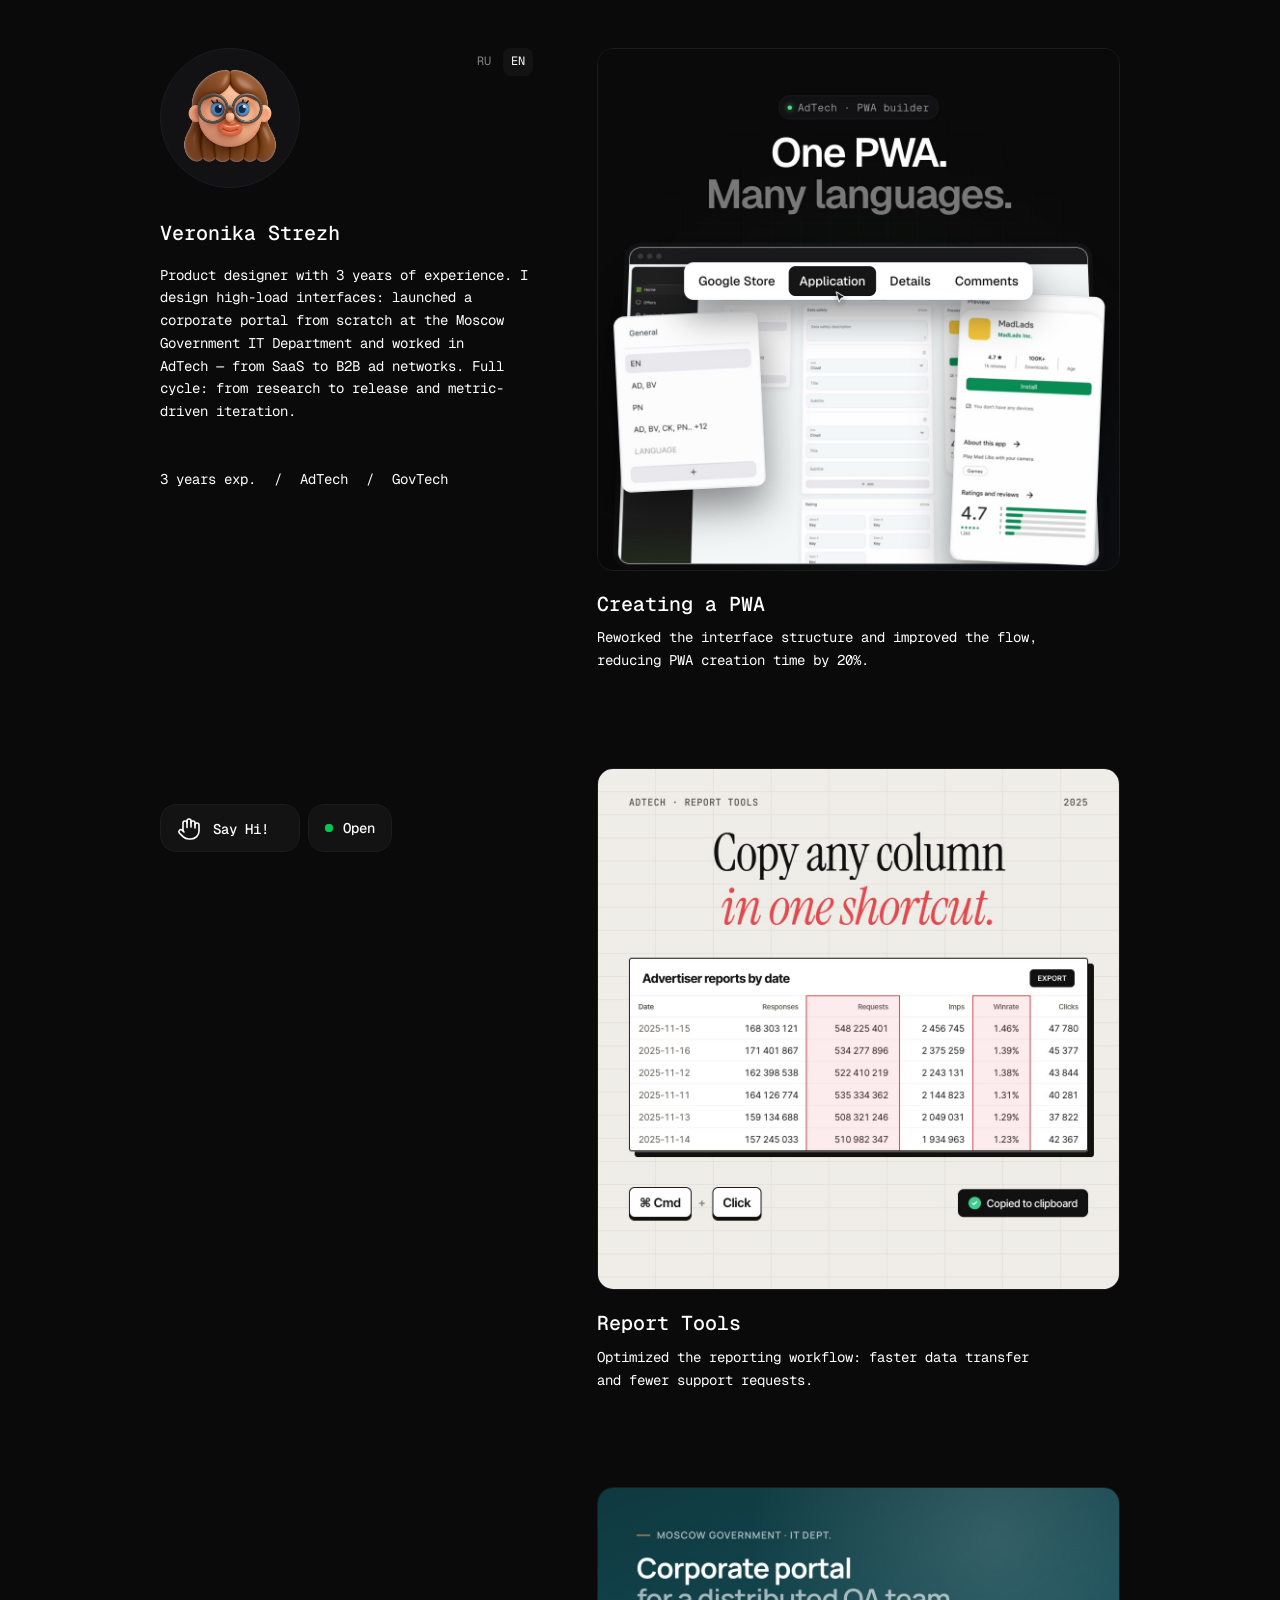
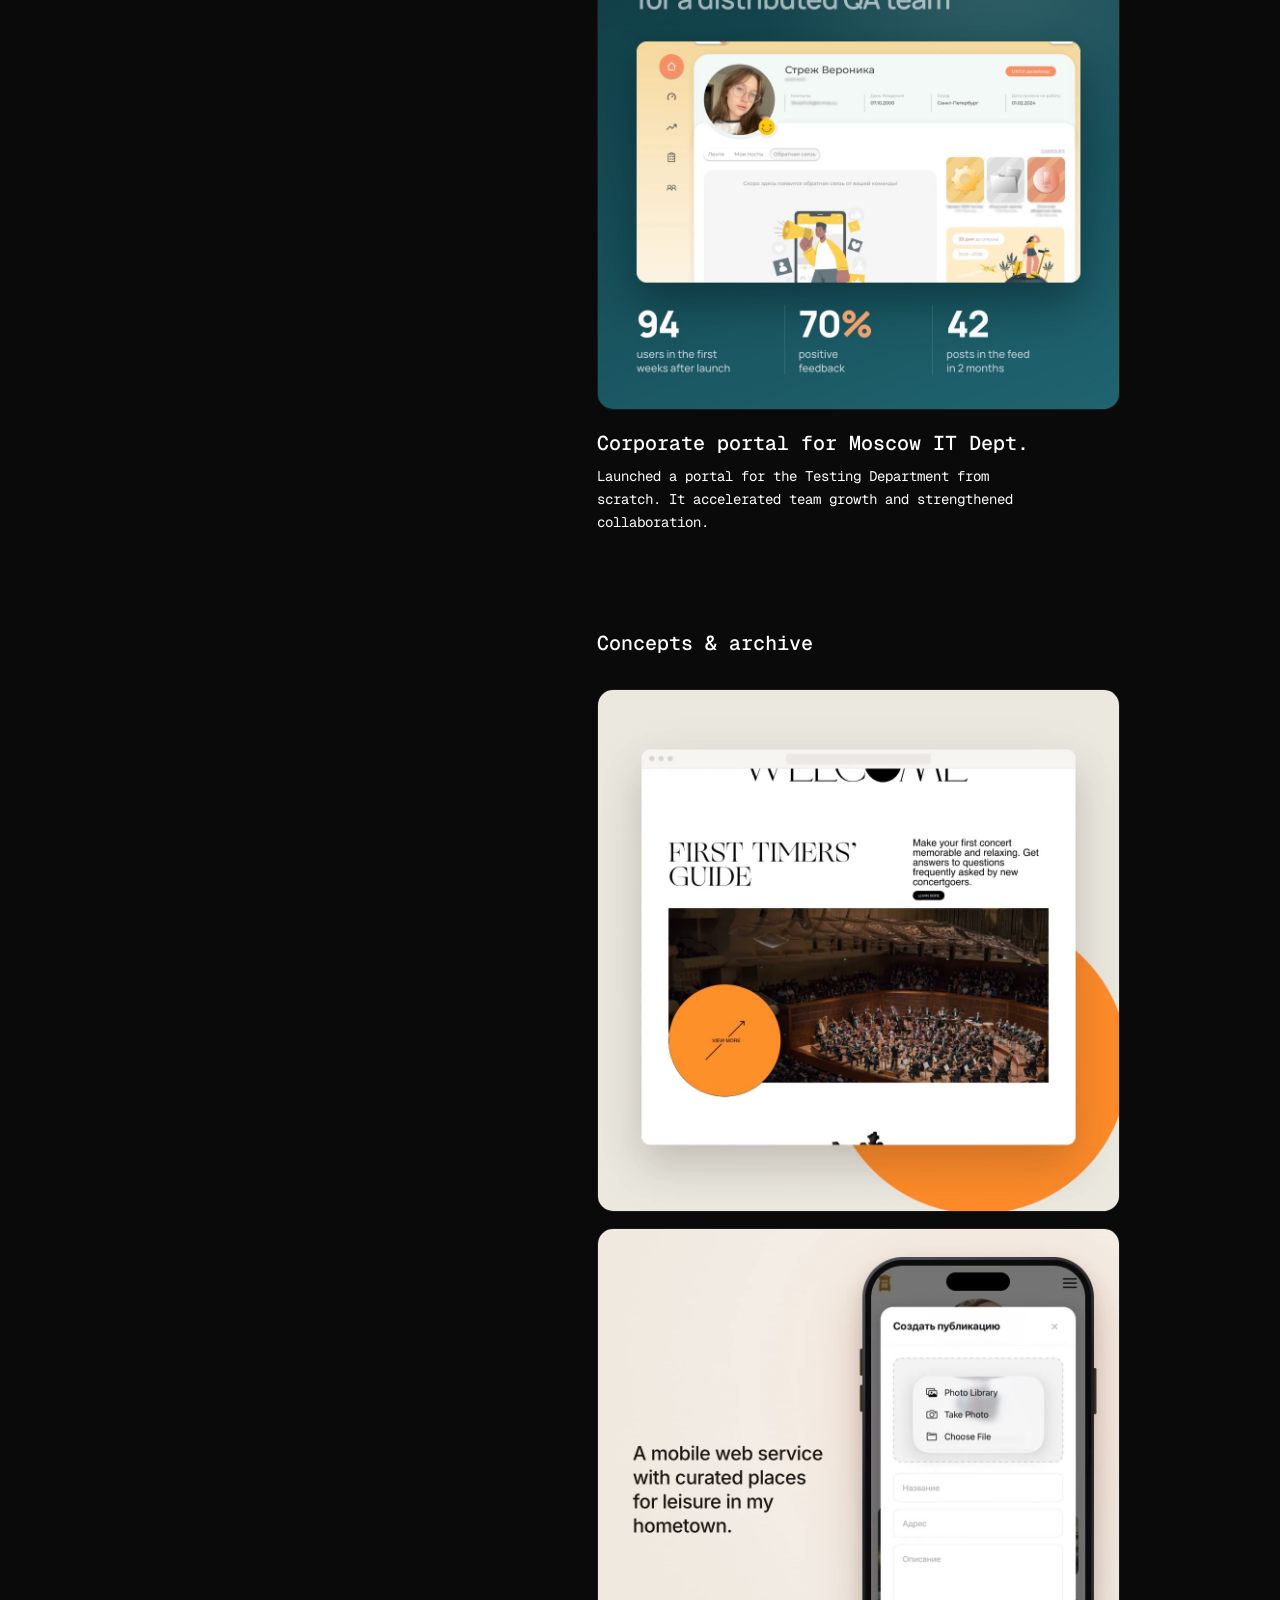
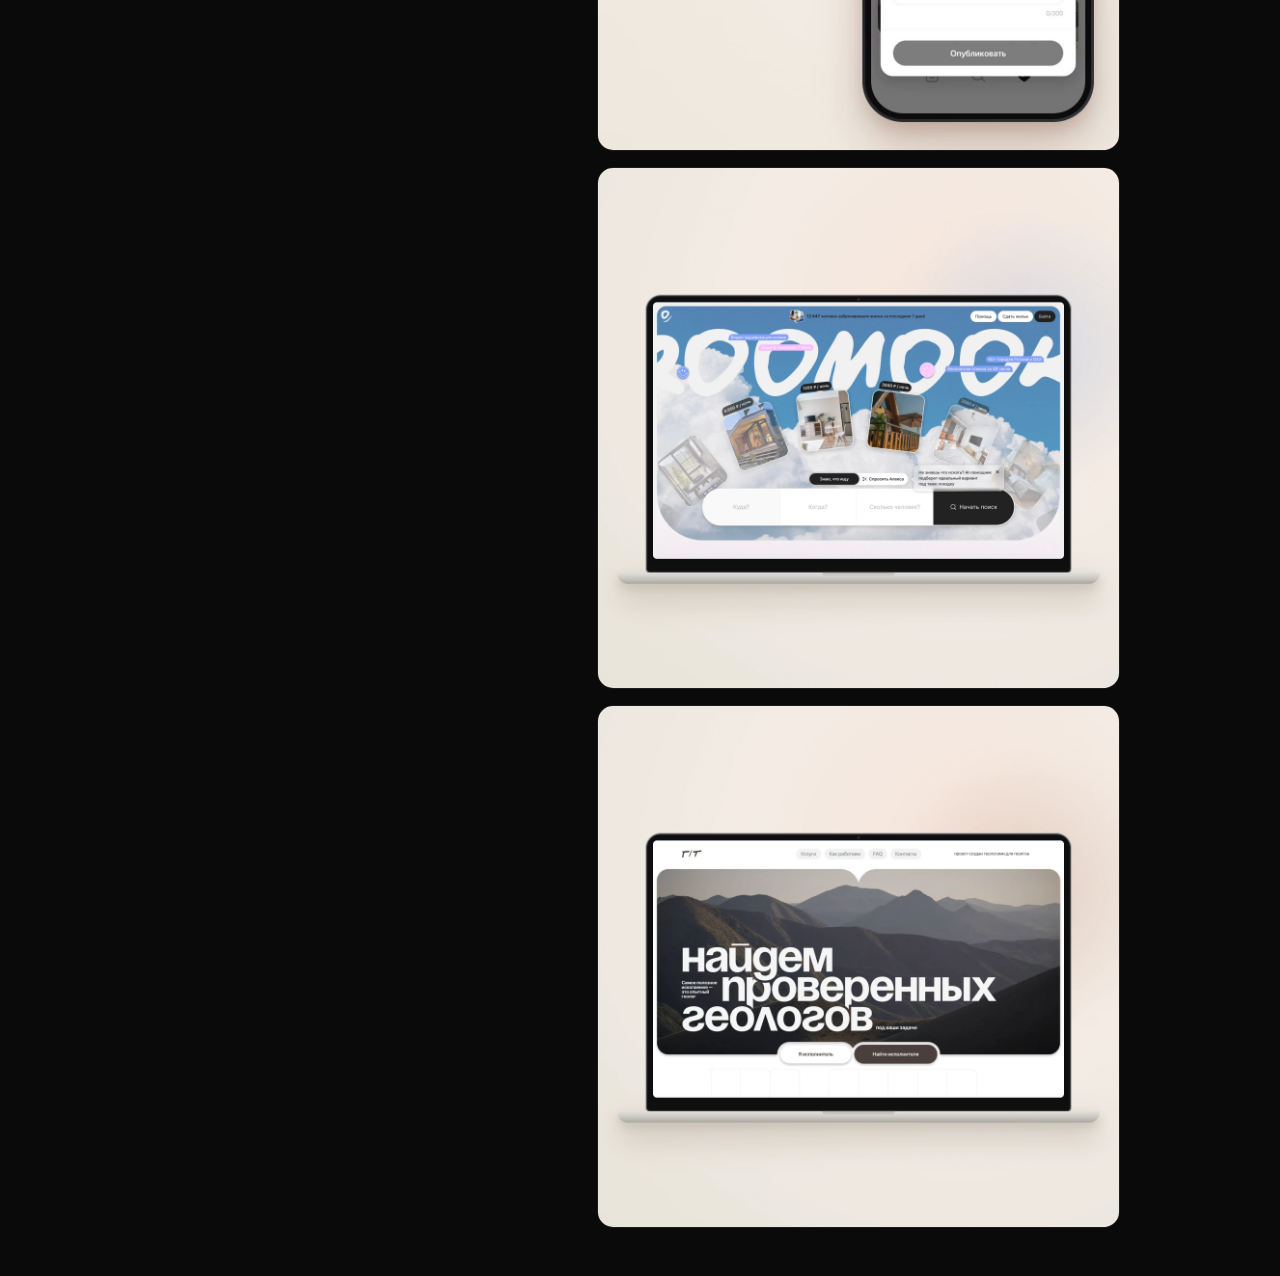
<file: index.html>
<!DOCTYPE html>
<html lang="ru">
<head>
    <meta charset="UTF-8">
    <meta name="viewport" content="width=device-width, initial-scale=1.0">
    <meta name="theme-color" content="#0a0a0a">
    <title>Вероника Стреж — продуктовый дизайнер</title>
    <meta name="description" content="Продуктовый дизайнер с 3-летним опытом: высоконагруженные интерфейсы, AdTech, GovTech.">
    <link rel="icon" type="image/webp" href="images/avatar.webp">
    <link rel="apple-touch-icon" href="images/avatar.webp">
    <link rel="preload" as="image" href="images/avatar.webp">
    <link rel="preconnect" href="https://fonts.googleapis.com">
    <link rel="preconnect" href="https://fonts.gstatic.com" crossorigin>
    <link href="https://fonts.googleapis.com/css2?family=Geist+Mono:wght@400;500&display=swap" rel="stylesheet">
    <link rel="stylesheet" href="home.css">

    <!-- Yandex.Metrika counter -->
    <script type="text/javascript">
        (function(m,e,t,r,i,k,a){
            m[i]=m[i]||function(){(m[i].a=m[i].a||[]).push(arguments)};
            m[i].l=1*new Date();
            for (var j = 0; j < document.scripts.length; j++) {if (document.scripts[j].src === r) { return; }}
            k=e.createElement(t),a=e.getElementsByTagName(t)[0],k.async=1,k.src=r,a.parentNode.insertBefore(k,a)
        })(window, document,'script','https://mc.yandex.ru/metrika/tag.js?id=105452955', 'ym');

        ym(105452955, 'init', {ssr:true, webvisor:true, clickmap:true, ecommerce:"dataLayer", accurateTrackBounce:true, trackLinks:true});
    </script>
    <noscript><div><img src="https://mc.yandex.ru/watch/105452955" style="position:absolute; left:-9999px;" alt="" loading="lazy" width="1" height="1" /></div></noscript>
    <!-- /Yandex.Metrika counter -->
</head>
<body>
    <div class="page">
        <!-- Sidebar -->
        <aside class="aside">
            <div class="aside-top">
                <div class="aside-head">
                    <div class="avatar">
                        <img src="images/avatar.webp" alt="Вероника Стреж" width="140" height="140" fetchpriority="high">
                    </div>
                    <div class="lang">
                        <button type="button" data-lang="ru">RU</button>
                        <button type="button" data-lang="en">EN</button>
                    </div>
                </div>
                <div class="intro">
                    <h1 class="title" data-i18n="name">Вероника Стреж</h1>
                    <p class="text" data-i18n="bio">Продуктовый дизайнер с 3-летним опытом. Проектирую высоконагруженные интерфейсы: запустила с нуля корпоративный портал в ДИТ Правительства Москвы, работала в AdTech — от&nbsp;SaaS до B2B-рекламных сетей. Веду полный цикл: от&nbsp;исследований до релиза и развития на основе метрик.</p>
                </div>
                <div class="meta">
                    <span data-i18n="meta-1">Опыт 3 года</span><span class="sep">/</span>
                    <span>AdTech</span><span class="sep">/</span>
                    <span>GovTech</span>
                </div>
            </div>

            <div class="contacts">
                <div class="say-hi-slot">
                <div class="say-hi" id="say-hi">
                    <button type="button" class="say-hi-toggle" id="say-hi-toggle" aria-expanded="false">
                        <svg width="24" height="24" viewBox="0 0 24 24" fill="none" stroke="currentColor" stroke-width="1.6" stroke-linecap="round" stroke-linejoin="round" aria-hidden="true"><path d="M18 11V6a2 2 0 0 0-4 0"/><path d="M14 10V4a2 2 0 0 0-4 0v2"/><path d="M10 10.5V6a2 2 0 0 0-4 0v8"/><path d="M18 8a2 2 0 1 1 4 0v6a8 8 0 0 1-8 8h-2c-2.8 0-4.5-.86-5.99-2.34l-3.6-3.6a2 2 0 0 1 2.83-2.82L7 15"/></svg>
                        <span>Say Hi!</span>
                    </button>
                    <div class="say-hi-panel" role="dialog" aria-label="Контакты">
                        <div class="say-hi-head">
                            <span>Say Hi!</span>
                            <button type="button" class="say-hi-close" id="say-hi-close" aria-label="Закрыть">
                                <svg width="16" height="16" viewBox="0 0 24 24" fill="none" stroke="currentColor" stroke-width="2.5" stroke-linecap="round"><line x1="18" y1="6" x2="6" y2="18"/><line x1="6" y1="6" x2="18" y2="18"/></svg>
                            </button>
                        </div>
                        <div class="say-hi-list">
                            <a class="say-hi-item" href="https://t.me/raaisondetre" target="_blank" rel="noopener noreferrer">
                                <svg width="24" height="24" viewBox="0 0 24 24" fill="currentColor" aria-hidden="true"><path d="M20.2 4.1a1.3 1.3 0 0 1 1.8 1.4l-2.3 13.8c-.2 1.3-1.7 2.1-2.9 1.4-1-.6-2.5-1.4-3.9-2.3-.7-.4-2.7-1.9-2.5-2.9.2-.9 3.7-4.1 5.7-6.1.8-.8.4-1.2-.5-.5-2.3 1.7-6 4.4-7.2 5.1-1.1.7-1.6.8-2.3.7-1.2-.2-2.4-.5-3.3-.9-1.2-.5-1.2-2.3 0-2.8l17.4-7z"/></svg>
                                <span>raaisondetre</span>
                            </a>
                            <button type="button" class="say-hi-item" data-copy="strezh.veronika@mail.ru" data-i18n-label="copy-email">
                                <svg width="24" height="24" viewBox="0 0 24 24" fill="none" stroke="currentColor" stroke-width="1.6" aria-hidden="true"><rect x="3" y="5" width="18" height="14" rx="2"/><path d="m3.5 6.5 8.5 6 8.5-6"/></svg>
                                <span>copy email</span>
                            </button>
                            <button type="button" class="say-hi-item" data-copy="+79245377701" data-i18n-label="copy-phone">
                                <svg width="24" height="24" viewBox="0 0 24 24" fill="none" stroke="currentColor" stroke-width="1.6" stroke-linejoin="round" aria-hidden="true"><path d="M5 4h4l2 5-2.5 1.5a11 11 0 0 0 5 5L15 13l5 2v4a2 2 0 0 1-2 2A16 16 0 0 1 3 6a2 2 0 0 1 2-2"/></svg>
                                <span>copy phone</span>
                            </button>
                            <a class="say-hi-item" href="https://www.behance.net/ssstrezh" target="_blank" rel="noopener noreferrer">
                                <svg width="24" height="24" viewBox="0 0 24 24" fill="currentColor" aria-hidden="true"><path d="M8.2 11.3c.9-.4 1.5-1.2 1.5-2.4 0-2.2-1.6-2.9-3.6-2.9H1v12h5.3c2.1 0 4-1 4-3.3 0-1.5-.7-2.9-2.1-3.4zM3.5 8h2.3c.9 0 1.6.2 1.6 1.2 0 .9-.6 1.3-1.5 1.3H3.5V8zm2.5 8H3.5v-3.4h2.6c1.1 0 1.8.4 1.8 1.6 0 1.2-.8 1.8-1.9 1.8zM15 7h5.5v1.4H15zm2.8 2.4c-2.9 0-4.6 2-4.6 4.5 0 2.6 1.6 4.4 4.6 4.4 2.2 0 3.7-1 4.2-3.1h-2.2c-.2.7-1 1.1-1.9 1.1-1.5 0-2.2-.8-2.2-2.2h6.5c.1-2.8-1.4-4.7-4.4-4.7zm-2.1 3.6c.1-1.1.8-1.8 2-1.8s1.8.7 1.9 1.8h-3.9z"/></svg>
                                <span>behance</span>
                            </a>
                            <a class="say-hi-item" href="https://dprofile.ru/ssstrezh" target="_blank" rel="noopener noreferrer">
                                <svg width="24" height="24" viewBox="0 0 24 24" fill="none" stroke="currentColor" stroke-width="1.6" aria-hidden="true"><rect x="3" y="3" width="18" height="18" rx="5"/><path d="M9 8h2.5a4 4 0 0 1 0 8H9z"/></svg>
                                <span>dprofile</span>
                            </a>
                            <a class="say-hi-item" id="cv-link" href="https://drive.google.com/file/d/1Yg3t4HtJvWGERvINZFn--mRIrUATi6Jk/view?usp=sharing" target="_blank" rel="noopener noreferrer">
                                <svg width="24" height="24" viewBox="0 0 24 24" fill="none" stroke="currentColor" stroke-width="1.6" stroke-linejoin="round" aria-hidden="true"><path d="M14 3H6a2 2 0 0 0-2 2v14a2 2 0 0 0 2 2h12a2 2 0 0 0 2-2V9z"/><path d="M14 3v6h6M8 13h8M8 17h5"/></svg>
                                <span data-i18n="cv">резюме.pdf</span>
                            </a>
                        </div>
                    </div>
                </div>
                </div>
                <div class="status">
                    <span class="status-dot"></span>
                    <span>Open</span>
                </div>
            </div>
        </aside>

        <!-- Content -->
        <main class="main">
            <div class="stack">
                <section class="stack">
                    <a class="case reveal" href="pwa.html">
                        <div class="media"><video src="video/pwa-promo.mp4" poster="images/pwa-promo-poster.jpg" autoplay muted loop playsinline aria-label="PWA case promo"></video></div>
                        <div class="case-body">
                            <h2 class="title" data-i18n="p1-title">Создание PWA</h2>
                            <p class="text case-text" data-i18n="p1-text">Переработала структуру интерфейса и улучшила флоу — время на создание PWA сократилось на 20%.</p>
                        </div>
                    </a>
                    <a class="case reveal" href="cell-selection.html">
                        <div class="media"><video src="video/report-promo.mp4" poster="images/report-promo-poster.jpg" autoplay muted loop playsinline aria-label="Report tools case promo"></video></div>
                        <div class="case-body">
                            <h2 class="title" data-i18n="p2-title">Оптимизация отчётов</h2>
                            <p class="text case-text" data-i18n="p2-text">Оптимизировала работу с отчётами: ускорила перенос данных и снизила нагрузку на поддержку.</p>
                        </div>
                    </a>
                    <a class="case reveal" href="portal.html">
                        <div class="media"><video src="video/portal-promo.mp4" poster="images/portal-promo-poster.jpg" autoplay muted loop playsinline aria-label="Corporate portal case promo"></video></div>
                        <div class="case-body">
                            <h2 class="title" data-i18n="p3-title">Корпоративный портал ДИТ Москвы</h2>
                            <p class="text case-text" data-i18n="p3-text">Запустила с нуля портал для отдела тестирования. Ускорил рост команды и повысил вовлечённость.</p>
                        </div>
                    </a>
                    <!-- Сюдá временно скрыт: страница syuda.html сохранена, демо приложения — в архиве -->
                    <!-- Creative maker временно скрыт: страница creative-maker.html сохранена -->
                </section>

                <section class="archive">
                    <h2 class="title" data-i18n="archive-title">Концепты и архивные проекты</h2>
                    <div class="archive-grid" id="archive-grid"></div>
                </section>
            </div>
            <footer class="footer-mobile">design &amp; dev by me</footer>
        </main>
    </div>

    <div class="cursor-pill" id="cursor-pill" data-i18n="view-case">Смотреть кейс</div>
    <div class="lightbox" id="lightbox">
        <button type="button" class="lightbox-close" aria-label="Закрыть">
            <svg width="16" height="16" viewBox="0 0 24 24" fill="none" stroke="currentColor" stroke-width="2.5" stroke-linecap="round"><line x1="18" y1="6" x2="6" y2="18"/><line x1="6" y1="6" x2="18" y2="18"/></svg>
        </button>
        <div id="lightbox-content"></div>
    </div>

    <script>
        /*
         * Концепты и архивные проекты.
         * Чтобы добавить проект, положи файл в images/ или video/ и добавь объект в массив:
         *   { type: 'image', src: 'images/my-concept.webp', ru: 'Описание', en: 'Description' },
         *   { type: 'video', src: 'video/my-concept.mp4',   ru: 'Описание', en: 'Description' },
         * Если в карточке мокап, добавь full: 'images/скрин.webp' — по клику откроется сам скрин.
         * Для широких скриншотов добавь fit: true — картинка встанет целиком, без обрезки.
         * Пока массив пустой, показываются заглушки.
         */
        const archive = [
            { type: 'video', src: 'video/sfs-concept.mp4', poster: 'images/sfs-concept-poster.jpg', ru: 'Концепт сайта San Francisco Symphony', en: 'San Francisco Symphony website concept' },
            { type: 'video', src: 'video/syuda-post.mp4', poster: 'images/syuda-post-poster.jpg', ru: 'Сюдá — мобильный веб-сервис с подборками мест для досуга в родном городе.', en: 'Syuda — a mobile web service with curated places for leisure in my hometown.' },
            { type: 'image', src: 'images/archive-roomoo.webp', full: 'images/archive-roomoo-full.webp', ru: 'Главный экран сервиса посуточной аренды жилья с AI-помощником', en: 'Home screen of a short-term rental service with an AI assistant' },
            { type: 'image', src: 'images/archive-geologists.webp', full: 'images/archive-geologists-full.webp', ru: 'Лендинг сервиса подбора проверенных геологов', en: 'Landing page of a service for finding verified geologists' },
        ];

        const translations = {
            ru: {
                'name': 'Вероника Стреж',
                'bio': 'Продуктовый дизайнер с 3-летним опытом. Проектирую высоконагруженные интерфейсы: запустила с нуля корпоративный портал в ДИТ Правительства Москвы, работала в AdTech — от\u00a0SaaS до B2B-рекламных сетей. Веду полный цикл: от\u00a0исследований до релиза и развития на основе метрик.',
                'meta-1': 'Опыт 3 года',
                'cv': 'резюме.pdf',
                'copy-email': 'copy email',
                'copy-phone': 'copy phone',
                'copied': 'скопировано!',
                'p1-title': 'Создание PWA',
                'p1-text': 'Переработала структуру интерфейса и улучшила флоу — время на создание PWA сократилось на 20%.',
                'p2-title': 'Оптимизация отчётов',
                'p2-text': 'Оптимизировала работу с отчётами: ускорила перенос данных и снизила нагрузку на поддержку.',
                'p3-title': 'Корпоративный портал ДИТ Москвы',
                'p3-text': 'Запустила с нуля портал для отдела тестирования. Ускорил рост команды и повысил вовлечённость.',
                'p4-title': 'Сюдá',
                'p4-text': 'Мобильный веб-сервис с подборками мест для досуга в родном городе.',
                'archive-title': 'Концепты и архивные проекты',
                'placeholder': '<strong>Скоро здесь</strong>Концепты и архивные проекты появятся совсем скоро',
                'view-case': 'Смотреть кейс'
            },
            en: {
                'name': 'Veronika Strezh',
                'bio': 'Product designer with 3 years of experience. I design high-load interfaces: launched a corporate portal from scratch at the Moscow Government IT Department and worked in AdTech — from SaaS to B2B ad networks. Full cycle: from research to release and metric-driven iteration.',
                'meta-1': '3 years exp.',
                'cv': 'resume.pdf',
                'copy-email': 'copy email',
                'copy-phone': 'copy phone',
                'copied': 'copied!',
                'p1-title': 'Creating a PWA',
                'p1-text': 'Reworked the interface structure and improved the flow, reducing PWA creation time by 20%.',
                'p2-title': 'Report Tools',
                'p2-text': 'Optimized the reporting workflow: faster data transfer and fewer support requests.',
                'p3-title': 'Corporate portal for Moscow IT Dept.',
                'p3-text': 'Launched a portal for the Testing Department from scratch. It accelerated team growth and strengthened collaboration.',
                'p4-title': 'Syuda',
                'p4-text': 'A mobile web service with curated places for leisure in my hometown.',
                'archive-title': 'Concepts & archive',
                'placeholder': '<strong>Coming soon</strong>Concepts and archive projects will appear here',
                'view-case': 'View case'
            }
        };

        const cvLinks = {
            ru: 'https://drive.google.com/file/d/1Yg3t4HtJvWGERvINZFn--mRIrUATi6Jk/view?usp=sharing',
            en: 'https://drive.google.com/file/d/1Yg3t4HtJvWGERvINZFn--mRIrUATi6Jk/view?usp=sharing'
        };

        let lang = 'ru';
        try {
            lang = localStorage.getItem('language') || ((navigator.language || '').startsWith('ru') ? 'ru' : 'en');
        } catch (e) {}
        if (!translations[lang]) lang = 'ru';

        const t = key => translations[lang][key] || translations.ru[key] || '';

        // Archive
        const grid = document.getElementById('archive-grid');
        const lightbox = document.getElementById('lightbox');
        const lightboxContent = document.getElementById('lightbox-content');
        const isDesktop = () => window.matchMedia('(min-width: 768px)').matches;

        function mediaTag(item, inLightbox) {
            if (item.type === 'video') {
                return `<video src="${item.src}"${item.poster ? ` poster="${item.poster}"` : ''} muted loop playsinline ${inLightbox ? 'autoplay' : 'preload="metadata"'}></video>`;
            }
            return `<img src="${item.src}" alt="${item[lang] || ''}" loading="lazy">`;
        }

        function renderArchive() {
            if (!archive.length) {
                grid.innerHTML = [0, 1].map(() =>
                    `<div class="media archive-placeholder reveal">${t('placeholder')}</div>`).join('');
                return;
            }
            grid.innerHTML = archive.map((item, i) =>
                `<div class="media archive-item${item.fit ? ' fit' : ''} reveal" data-index="${i}" style="transition-delay:${i * 0.05}s">${mediaTag(item)}</div>`).join('');

            grid.querySelectorAll('.archive-item').forEach(el => {
                const item = archive[el.dataset.index];
                el.addEventListener('click', () => {
                    if (!isDesktop()) return;
                    // для мокапов открываем сам скриншот, без рамки устройства
                    lightboxContent.innerHTML = item.full ? `<img src="${item.full}" alt="${item[lang] || ''}">` : mediaTag(item, true);
                    lightbox.classList.add('open');
                });
            });

            // Видео играют, только пока видны на экране
            const io = new IntersectionObserver(entries => entries.forEach(e => {
                const v = e.target;
                e.isIntersecting ? v.play().catch(() => {}) : v.pause();
            }), { threshold: 0.1 });
            grid.querySelectorAll('video').forEach(v => io.observe(v));
        }

        lightbox.addEventListener('click', () => {
            lightbox.classList.remove('open');
            lightboxContent.innerHTML = '';
        });

        // Language
        function applyLanguage(next) {
            lang = next;
            try { localStorage.setItem('language', lang); } catch (e) {}
            document.documentElement.lang = lang;
            document.querySelectorAll('[data-i18n]').forEach(el => { el.textContent = t(el.dataset.i18n); });
            document.querySelectorAll('[data-i18n-label]').forEach(el => { el.querySelector('span').textContent = t(el.dataset.i18nLabel); });
            document.querySelectorAll('.lang button').forEach(b => b.classList.toggle('active', b.dataset.lang === lang));
            document.getElementById('cv-link').href = cvLinks[lang];
            document.title = lang === 'ru' ? 'Вероника Стреж — продуктовый дизайнер' : 'Veronika Strezh — Product Designer';
            renderArchive();
            observeReveal();
        }

        document.querySelectorAll('.lang button').forEach(b => b.addEventListener('click', () => applyLanguage(b.dataset.lang)));

        // Reveal on scroll
        const revealObserver = new IntersectionObserver(entries => entries.forEach(e => {
            if (e.isIntersecting) { e.target.classList.add('in'); revealObserver.unobserve(e.target); }
        }), { rootMargin: '0px 0px -80px 0px' });

        function observeReveal() {
            document.querySelectorAll('.reveal:not(.in)').forEach(el => revealObserver.observe(el));
        }

        // Say Hi
        const sayHi = document.getElementById('say-hi');
        const sayHiToggle = document.getElementById('say-hi-toggle');
        const setSayHi = open => {
            sayHi.classList.toggle('open', open);
            sayHiToggle.setAttribute('aria-expanded', open);
        };
        sayHiToggle.addEventListener('click', () => setSayHi(true));
        document.getElementById('say-hi-close').addEventListener('click', () => setSayHi(false));
        document.addEventListener('mousedown', e => { if (!sayHi.contains(e.target)) setSayHi(false); });
        document.addEventListener('keydown', e => {
            if (e.key !== 'Escape') return;
            setSayHi(false);
            lightbox.classList.remove('open');
        });

        document.querySelectorAll('[data-copy]').forEach(btn => btn.addEventListener('click', async () => {
            const value = btn.dataset.copy;
            try {
                await navigator.clipboard.writeText(value);
            } catch (err) {
                const ta = document.createElement('textarea');
                ta.value = value;
                ta.style.position = 'fixed';
                ta.style.opacity = '0';
                document.body.appendChild(ta);
                ta.select();
                document.execCommand('copy');
                ta.remove();
            }
            const label = btn.querySelector('span');
            label.textContent = t('copied');
            setTimeout(() => { label.textContent = t(btn.dataset.i18nLabel); }, 2000);
        }));

        // «Смотреть кейс» следует за курсором
        const pill = document.getElementById('cursor-pill');
        document.querySelectorAll('.case').forEach(card => {
            card.addEventListener('mousemove', e => {
                pill.style.left = e.clientX + 'px';
                pill.style.top = e.clientY + 'px';
            });
            card.addEventListener('mouseenter', e => {
                pill.style.left = e.clientX + 'px';
                pill.style.top = e.clientY + 'px';
                pill.classList.add('show');
            });
            card.addEventListener('mouseleave', () => pill.classList.remove('show'));
        });

        applyLanguage(lang);
    </script>
</body>
</html>
</file>
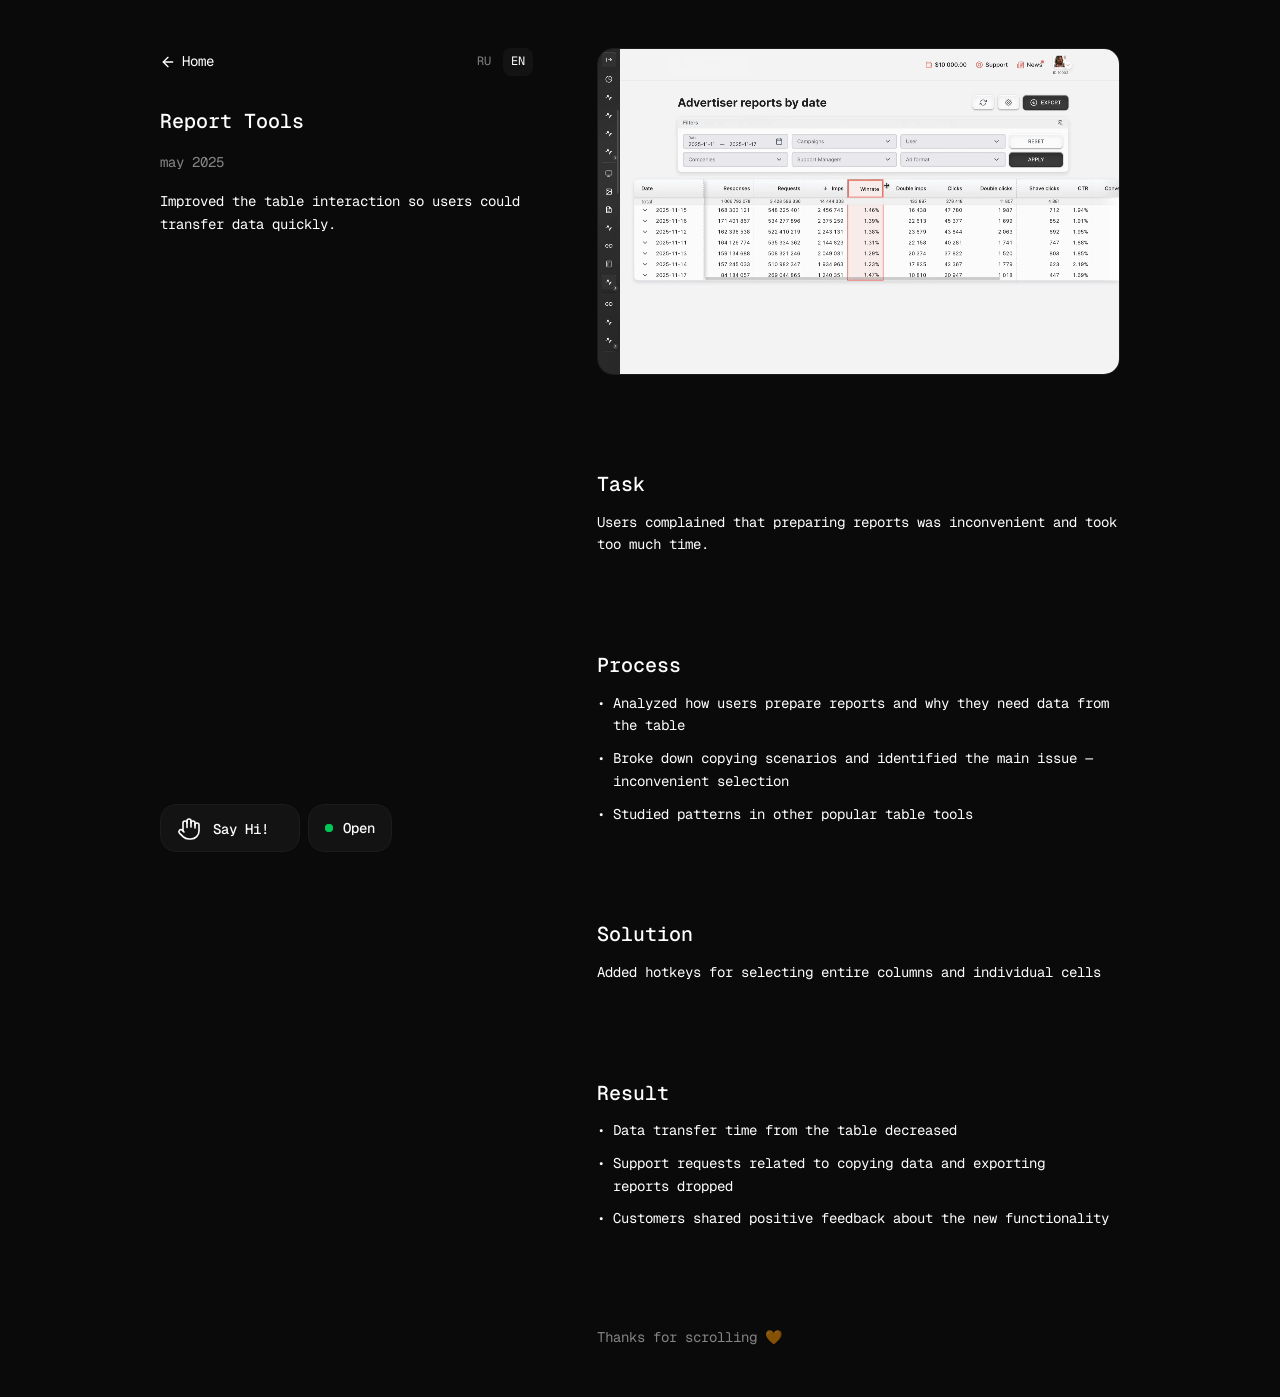
<file: cell-selection.html>
<!DOCTYPE html>
<html lang="ru">
<head>
    <meta charset="UTF-8">
    <meta name="viewport" content="width=device-width, initial-scale=1.0">
    <meta name="theme-color" content="#0a0a0a">
    <title>Cell selection - Veronika Strezh</title>
    <link rel="icon" type="image/webp" href="images/avatar.webp">
    <link rel="apple-touch-icon" href="images/avatar.webp">
    <link rel="preconnect" href="https://fonts.googleapis.com">
    <link rel="preconnect" href="https://fonts.gstatic.com" crossorigin>
    <link href="https://fonts.googleapis.com/css2?family=Geist+Mono:wght@400;500&display=swap" rel="stylesheet">
    <link rel="stylesheet" href="home.css">
    <link rel="stylesheet" href="case.css">

    <!-- Yandex.Metrika counter -->
    <script type="text/javascript">
        (function(m,e,t,r,i,k,a){
            m[i]=m[i]||function(){(m[i].a=m[i].a||[]).push(arguments)};
            m[i].l=1*new Date();
            for (var j = 0; j < document.scripts.length; j++) {if (document.scripts[j].src === r) { return; }}
            k=e.createElement(t),a=e.getElementsByTagName(t)[0],k.async=1,k.src=r,a.parentNode.insertBefore(k,a)
        })(window, document,'script','https://mc.yandex.ru/metrika/tag.js?id=105452955', 'ym');

        ym(105452955, 'init', {ssr:true, webvisor:true, clickmap:true, ecommerce:"dataLayer", accurateTrackBounce:true, trackLinks:true});
    </script>
    <noscript><div><img src="https://mc.yandex.ru/watch/105452955" style="position:absolute; left:-9999px;" alt="" loading="lazy" width="1" height="1" /></div></noscript>
    <!-- /Yandex.Metrika counter -->
</head>
<body>
    <div class="page">
        <aside class="aside">
            <div class="case-aside-top">
                <div class="case-nav">
                    <a class="back" href="index.html">
                        <svg width="16" height="16" viewBox="0 0 24 24" fill="none" stroke="currentColor" stroke-width="2" stroke-linecap="round" stroke-linejoin="round" aria-hidden="true"><path d="m12 19-7-7 7-7"/><path d="M19 12H5"/></svg>
                        <span data-i18n="to-home">На главную</span>
                    </a>
                    <div class="lang">
                        <button type="button" data-lang="ru">RU</button>
                        <button type="button" data-lang="en">EN</button>
                    </div>
                </div>
                <div class="case-head">
                    <h1 class="title" data-i18n="cell-title">Оптимизация отчетов</h1>
                    <p class="case-date" data-i18n="cell-date">май 2025</p>
                    <p class="text" data-i18n="cell-subtitle">Улучшила работу с таблицей, чтобы пользователи могли быстро переносить данные</p>
                </div>
            </div>

            <div class="contacts">
                <div class="say-hi-slot">
                <div class="say-hi" id="say-hi">
                    <button type="button" class="say-hi-toggle" id="say-hi-toggle" aria-expanded="false">
                        <svg width="24" height="24" viewBox="0 0 24 24" fill="none" stroke="currentColor" stroke-width="1.6" stroke-linecap="round" stroke-linejoin="round" aria-hidden="true"><path d="M18 11V6a2 2 0 0 0-4 0"/><path d="M14 10V4a2 2 0 0 0-4 0v2"/><path d="M10 10.5V6a2 2 0 0 0-4 0v8"/><path d="M18 8a2 2 0 1 1 4 0v6a8 8 0 0 1-8 8h-2c-2.8 0-4.5-.86-5.99-2.34l-3.6-3.6a2 2 0 0 1 2.83-2.82L7 15"/></svg>
                        <span>Say Hi!</span>
                    </button>
                    <div class="say-hi-panel" role="dialog" aria-label="Контакты">
                        <div class="say-hi-head">
                            <span>Say Hi!</span>
                            <button type="button" class="say-hi-close" id="say-hi-close" aria-label="Закрыть">
                                <svg width="16" height="16" viewBox="0 0 24 24" fill="none" stroke="currentColor" stroke-width="2.5" stroke-linecap="round"><line x1="18" y1="6" x2="6" y2="18"/><line x1="6" y1="6" x2="18" y2="18"/></svg>
                            </button>
                        </div>
                        <div class="say-hi-list">
                            <a class="say-hi-item" href="https://t.me/raaisondetre" target="_blank" rel="noopener noreferrer">
                                <svg width="24" height="24" viewBox="0 0 24 24" fill="currentColor" aria-hidden="true"><path d="M20.2 4.1a1.3 1.3 0 0 1 1.8 1.4l-2.3 13.8c-.2 1.3-1.7 2.1-2.9 1.4-1-.6-2.5-1.4-3.9-2.3-.7-.4-2.7-1.9-2.5-2.9.2-.9 3.7-4.1 5.7-6.1.8-.8.4-1.2-.5-.5-2.3 1.7-6 4.4-7.2 5.1-1.1.7-1.6.8-2.3.7-1.2-.2-2.4-.5-3.3-.9-1.2-.5-1.2-2.3 0-2.8l17.4-7z"/></svg>
                                <span>raaisondetre</span>
                            </a>
                            <button type="button" class="say-hi-item" data-copy="strezh.veronika@mail.ru" data-i18n-label="copy-email">
                                <svg width="24" height="24" viewBox="0 0 24 24" fill="none" stroke="currentColor" stroke-width="1.6" aria-hidden="true"><rect x="3" y="5" width="18" height="14" rx="2"/><path d="m3.5 6.5 8.5 6 8.5-6"/></svg>
                                <span>copy email</span>
                            </button>
                            <button type="button" class="say-hi-item" data-copy="+79245377701" data-i18n-label="copy-phone">
                                <svg width="24" height="24" viewBox="0 0 24 24" fill="none" stroke="currentColor" stroke-width="1.6" stroke-linejoin="round" aria-hidden="true"><path d="M5 4h4l2 5-2.5 1.5a11 11 0 0 0 5 5L15 13l5 2v4a2 2 0 0 1-2 2A16 16 0 0 1 3 6a2 2 0 0 1 2-2"/></svg>
                                <span>copy phone</span>
                            </button>
                            <a class="say-hi-item" href="https://www.behance.net/ssstrezh" target="_blank" rel="noopener noreferrer">
                                <svg width="24" height="24" viewBox="0 0 24 24" fill="currentColor" aria-hidden="true"><path d="M8.2 11.3c.9-.4 1.5-1.2 1.5-2.4 0-2.2-1.6-2.9-3.6-2.9H1v12h5.3c2.1 0 4-1 4-3.3 0-1.5-.7-2.9-2.1-3.4zM3.5 8h2.3c.9 0 1.6.2 1.6 1.2 0 .9-.6 1.3-1.5 1.3H3.5V8zm2.5 8H3.5v-3.4h2.6c1.1 0 1.8.4 1.8 1.6 0 1.2-.8 1.8-1.9 1.8zM15 7h5.5v1.4H15zm2.8 2.4c-2.9 0-4.6 2-4.6 4.5 0 2.6 1.6 4.4 4.6 4.4 2.2 0 3.7-1 4.2-3.1h-2.2c-.2.7-1 1.1-1.9 1.1-1.5 0-2.2-.8-2.2-2.2h6.5c.1-2.8-1.4-4.7-4.4-4.7zm-2.1 3.6c.1-1.1.8-1.8 2-1.8s1.8.7 1.9 1.8h-3.9z"/></svg>
                                <span>behance</span>
                            </a>
                            <a class="say-hi-item" href="https://dprofile.ru/ssstrezh" target="_blank" rel="noopener noreferrer">
                                <svg width="24" height="24" viewBox="0 0 24 24" fill="none" stroke="currentColor" stroke-width="1.6" aria-hidden="true"><rect x="3" y="3" width="18" height="18" rx="5"/><path d="M9 8h2.5a4 4 0 0 1 0 8H9z"/></svg>
                                <span>dprofile</span>
                            </a>
                            <a class="say-hi-item" id="cv-link" href="https://drive.google.com/file/d/1Yg3t4HtJvWGERvINZFn--mRIrUATi6Jk/view?usp=sharing" target="_blank" rel="noopener noreferrer">
                                <svg width="24" height="24" viewBox="0 0 24 24" fill="none" stroke="currentColor" stroke-width="1.6" stroke-linejoin="round" aria-hidden="true"><path d="M14 3H6a2 2 0 0 0-2 2v14a2 2 0 0 0 2 2h12a2 2 0 0 0 2-2V9z"/><path d="M14 3v6h6M8 13h8M8 17h5"/></svg>
                                <span data-i18n="cv">резюме.pdf</span>
                            </a>
                        </div>
                    </div>
                </div>
                </div>
                <div class="status">
                    <span class="status-dot"></span>
                    <span>Open</span>
                </div>
            </div>
        </aside>

        <main class="case-main">
            <div class="project-image-large">
                <video poster="images/admy-cell-selection-poster.jpg" class="project-detail-image cell-selection-video" autoplay loop muted playsinline preload="metadata">
                    <source src="video/admy-cell-selection.mp4" type="video/mp4">
                    <source src="video/admy-cell-selection.webm" type="video/webm">
                </video>
            </div>
            <div class="project-content">
                <div class="project-section" id="задача">
                    <h2 class="project-section-title" data-i18n="task">Задача</h2>
                    <p class="project-section-text" data-i18n="cell-task-text">
                        Пользователи жаловались, что подготовка отчетов неудобная и занимает много времени
                    </p>
                </div>
                <div class="project-section" id="процесс">
                    <h2 class="project-section-title" data-i18n="process">Процесс</h2>
                    <ol class="project-process-list">
                        <li data-i18n="cell-process-1">Проанализировала, как пользователи готовят отчёты и зачем им нужны данные из таблицы</li>
                        <li data-i18n="cell-process-2">Разобрала сценарии копирования и выявила основную проблему — неудобное выделение</li>
                        <li data-i18n="cell-process-3">Изучила паттерны в других популярных таблицах</li>
                    </ol>
                </div>
                <div class="project-section" id="решение">
                    <h2 class="project-section-title" data-i18n="solution">Решение</h2>
                    <p class="project-section-text" data-i18n="cell-solution-text">
                        Выделение всего столбца и отдельных ячеек через хоткей
                    </p>
                </div>
                <div class="project-section" id="результат">
                    <h2 class="project-section-title" data-i18n="result">Результат</h2>
                    <ol class="project-process-list">
                        <li data-i18n="cell-result-1">Время переноса данных из таблицы сократилось</li>
                        <li data-i18n="cell-result-2">Обращения в поддержку по вопросам с переносом данных из таблицы и экспортом отчетов снизились</li>
                        <li data-i18n="cell-result-3">Клиенты оставляли положительные отзывы о новом функционале</li>
                    </ol>
                </div>
            </div>
        
            <div class="thank-you-message">
        <p data-i18n="thank-you">Спасибо, что долистали 🧡</p>
    </div>
        </main>
    </div>

    <script>
        window.CASE_TRANSLATIONS = {
            ru: {
                'back': 'Back',
                'email-copied': 'email скопирован',
                'phone-copied': 'номер телефона скопирован',
                'contact': 'Контакты',
                'footer-credit': 'design & dev by me',
                'thank-you': 'Спасибо, что долистали 🧡',
                'cell-title': 'Оптимизация отчетов',
                'cell-date': 'май 2025',
                'cell-subtitle': 'Улучшила работу с таблицей, чтобы пользователи могли быстро переносить данные',
                'task': 'Задача',
                'cell-task-text': 'Пользователи жаловались, что подготовка отчетов неудобная и занимает много времени',
                'process': 'Процесс',
                'cell-process-1': 'Проанализировала, как пользователи готовят отчёты и зачем им нужны данные из таблицы',
                'cell-process-2': 'Разобрала сценарии копирования и выявила основную проблему — неудобное выделение',
                'cell-process-3': 'Изучила паттерны в других популярных таблицах',
                'solution': 'Решение',
                'cell-solution-text': 'Выделение всего столбца и отдельных ячеек через хоткей',
                'result': 'Результат',
                'cell-result-1': 'Время переноса данных из таблицы сократилось',
                'cell-result-2': 'Обращения в поддержку по вопросам с переносом данных из таблицы и экспортом отчетов снизились',
                'cell-result-3': 'Клиенты оставляли положительные отзывы о новом функционале'
            },
            en: {
                'back': 'Back',
                'email-copied': 'email copied',
                'phone-copied': 'phone number copied',
                'contact': 'Contact',
                'footer-credit': 'design & dev by me',
                'thank-you': 'Thanks for scrolling 🧡',
                'cell-title': 'Report Tools',
                'cell-date': 'may 2025',
                'cell-subtitle': 'Improved the table interaction so users could transfer data quickly.',
                'task': 'Task',
                'cell-task-text': 'Users complained that preparing reports was inconvenient and took too much time.',
                'process': 'Process',
                'cell-process-1': 'Analyzed how users prepare reports and why they need data from the table',
                'cell-process-2': 'Broke down copying scenarios and identified the main issue — inconvenient selection',
                'cell-process-3': 'Studied patterns in other popular table tools',
                'solution': 'Solution',
                'cell-solution-text': 'Added hotkeys for selecting entire columns and individual cells',
                'result': 'Result',
                'cell-result-1': 'Data transfer time from the table decreased',
                'cell-result-2': 'Support requests related to copying data and exporting reports dropped',
                'cell-result-3': 'Customers shared positive feedback about the new functionality'
            }
        };
    </script>
    <script src="case.js"></script>
</body>
</html>
</file>
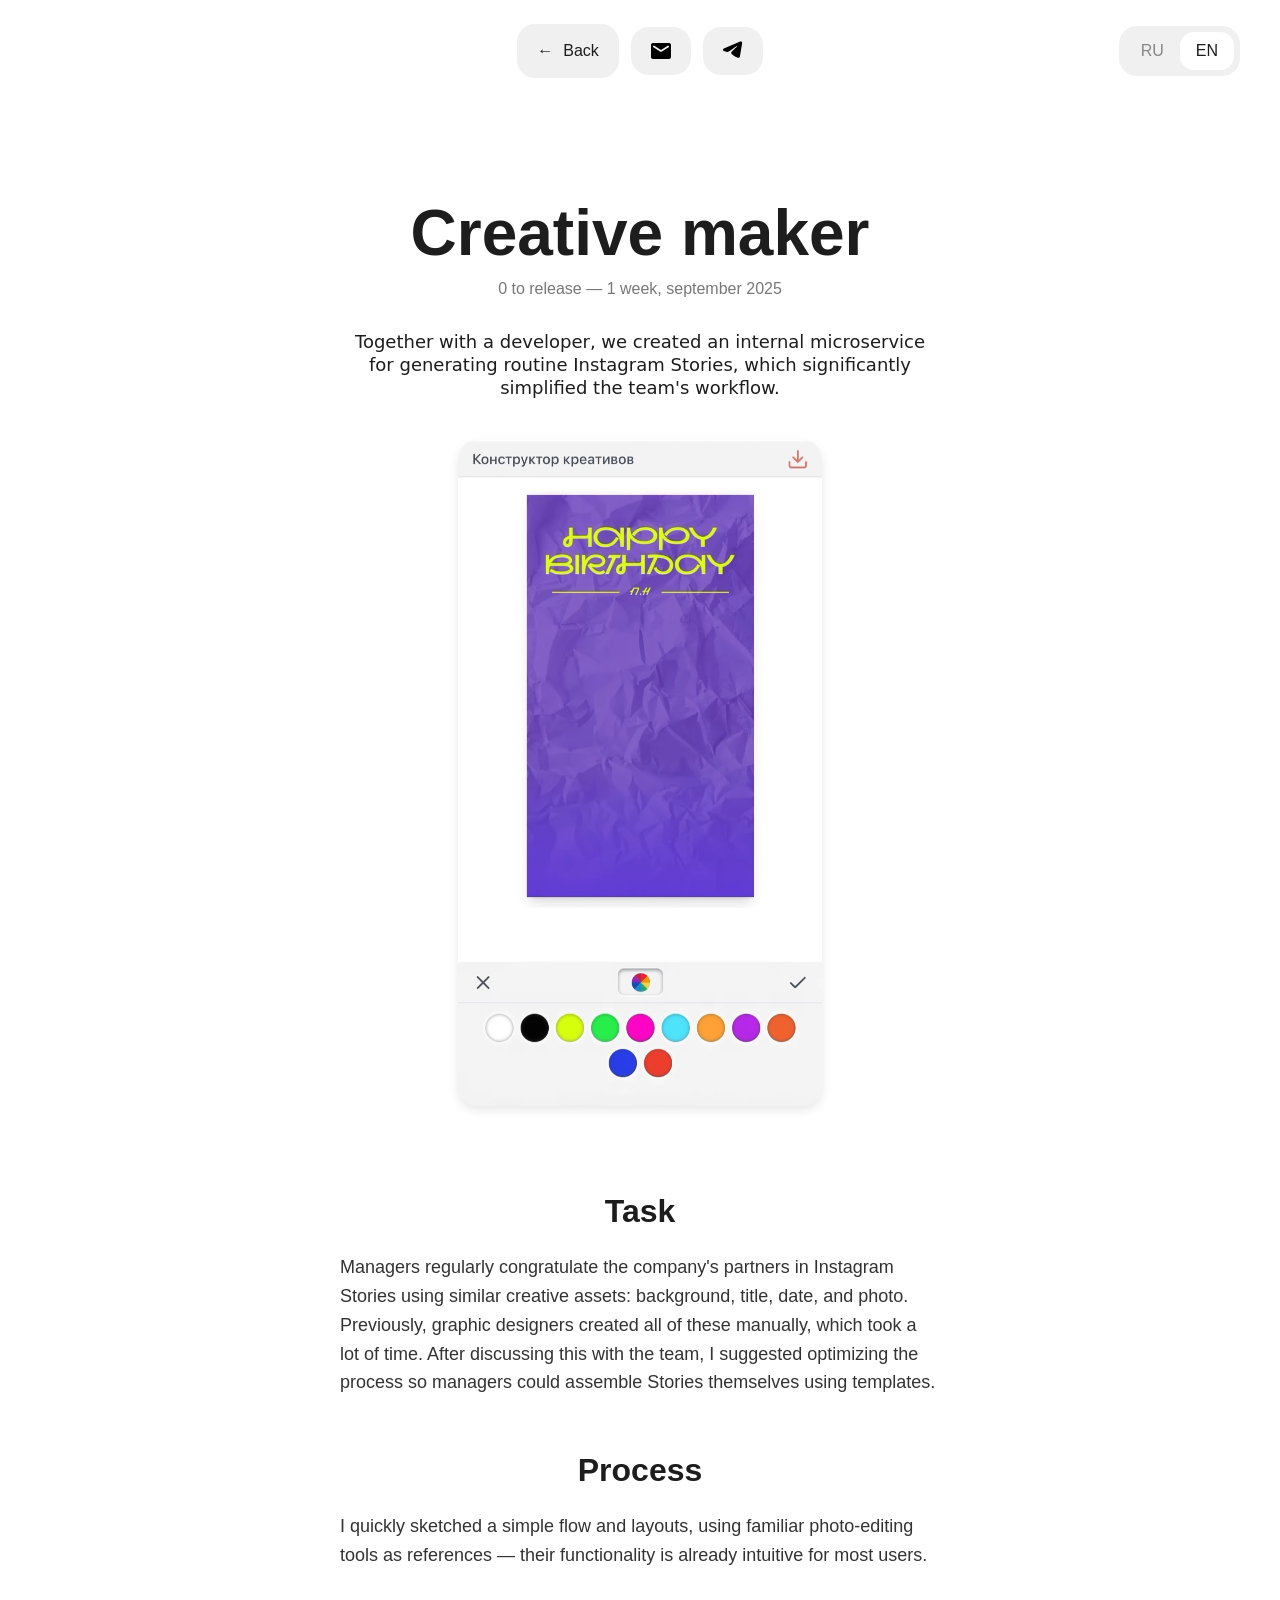
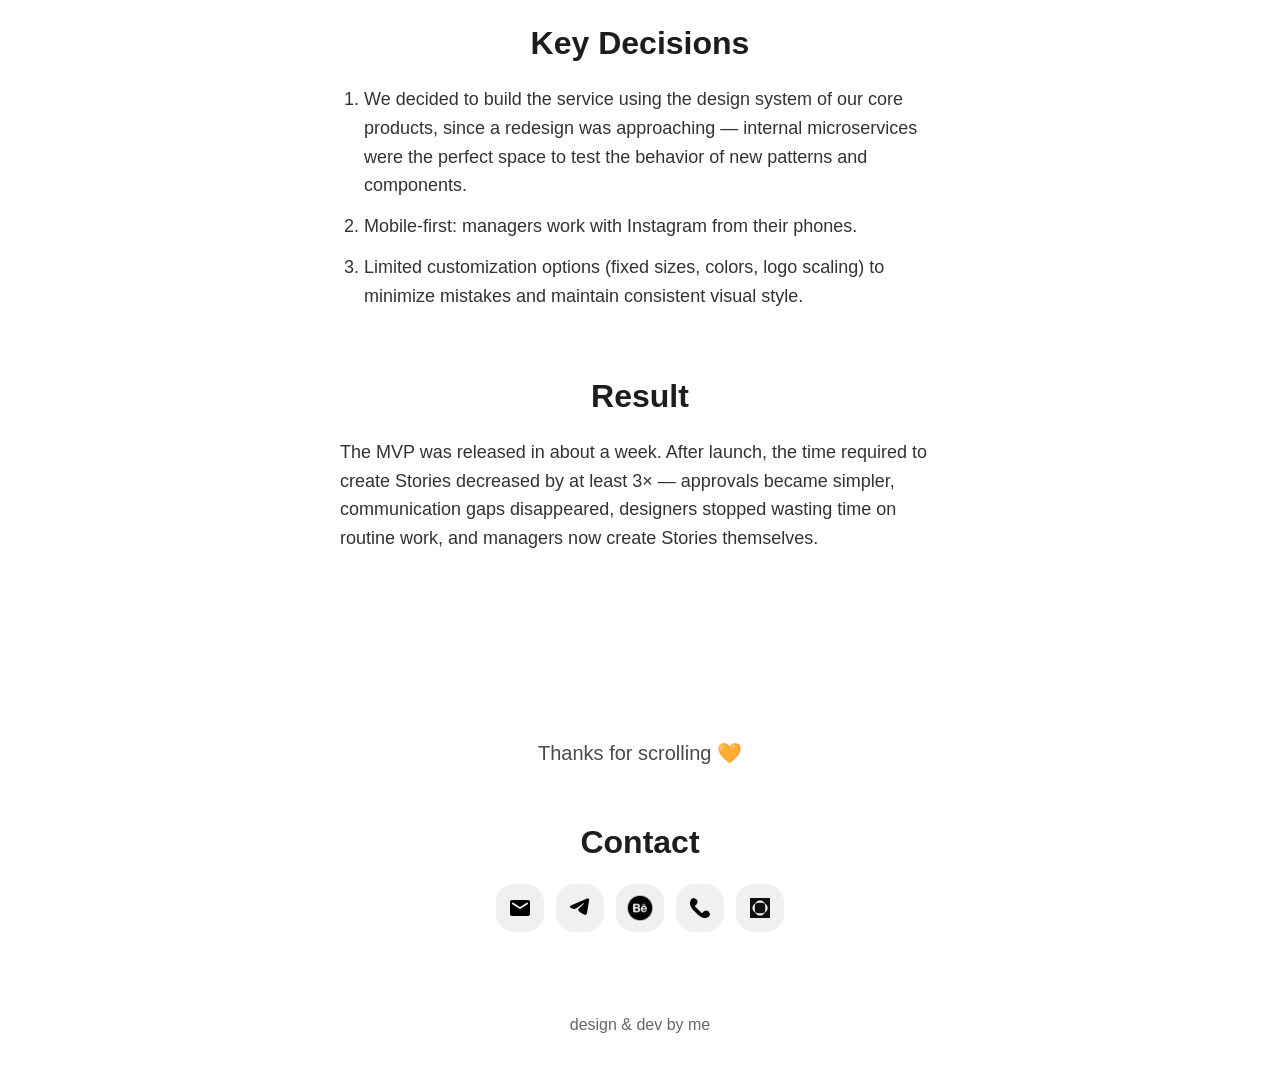
<file: creative-maker.html>
<!DOCTYPE html>
<html lang="ru">
<head>
    <meta charset="UTF-8">
    <meta name="viewport" content="width=device-width, initial-scale=1.0">
    <title>Creative maker - Veronika Strezh</title>
    <link rel="icon" type="image/webp" href="images/avatar.webp">
    <link rel="apple-touch-icon" href="images/avatar.webp">
    <link rel="stylesheet" href="styles.css">
    
    <!-- Yandex.Metrika counter -->
    <script type="text/javascript">
        (function(m,e,t,r,i,k,a){
            m[i]=m[i]||function(){(m[i].a=m[i].a||[]).push(arguments)};
            m[i].l=1*new Date();
            for (var j = 0; j < document.scripts.length; j++) {if (document.scripts[j].src === r) { return; }}
            k=e.createElement(t),a=e.getElementsByTagName(t)[0],k.async=1,k.src=r,a.parentNode.insertBefore(k,a)
        })(window, document,'script','https://mc.yandex.ru/metrika/tag.js?id=105452955', 'ym');

        ym(105452955, 'init', {ssr:true, webvisor:true, clickmap:true, ecommerce:"dataLayer", accurateTrackBounce:true, trackLinks:true});
    </script>
    <noscript><div><img src="https://mc.yandex.ru/watch/105452955" style="position:absolute; left:-9999px;" alt="" loading="lazy" width="1" height="1" /></div></noscript>
    <!-- /Yandex.Metrika counter -->
</head>
<body>
    <!-- Header -->
    <header class="header">
        <div class="header-container">
            <a href="index.html" class="back-link"><span>←</span><span data-i18n="back">Back</span></a>
            <div class="email-btn-wrapper">
                <button class="header-email-btn" id="email-btn">
                    <svg class="email-icon" width="20" height="16" viewBox="0 0 20 16" fill="none" xmlns="http://www.w3.org/2000/svg" aria-hidden="true" focusable="false">
                        <path d="M18 0H2C0.9 0 0.00999999 0.9 0.00999999 2L0 14C0 15.1 0.9 16 2 16H18C19.1 16 20 15.1 20 14V2C20 0.9 19.1 0 18 0ZM17.6 4.25L10.53 8.67C10.21 8.87 9.79 8.87 9.47 8.67L2.4 4.25C2.29973 4.19371 2.21192 4.11766 2.14189 4.02645C2.07186 3.93525 2.02106 3.83078 1.99258 3.71937C1.96409 3.60796 1.9585 3.49194 1.97616 3.37831C1.99381 3.26468 2.03434 3.15581 2.09528 3.0583C2.15623 2.96079 2.23632 2.87666 2.33073 2.811C2.42513 2.74533 2.53187 2.69951 2.6445 2.6763C2.75712 2.65309 2.87328 2.65297 2.98595 2.67595C3.09863 2.69893 3.20546 2.74453 3.3 2.81L10 7L16.7 2.81C16.7945 2.74453 16.9014 2.69893 17.014 2.67595C17.1267 2.65297 17.2429 2.65309 17.3555 2.6763C17.4681 2.69951 17.5749 2.74533 17.6693 2.811C17.7637 2.87666 17.8438 2.96079 17.9047 3.0583C17.9657 3.15581 18.0062 3.26468 18.0238 3.37831C18.0415 3.49194 18.0359 3.60796 18.0074 3.71937C17.9789 3.83078 17.9281 3.93525 17.8581 4.02645C17.7881 4.11766 17.7003 4.19371 17.6 4.25Z" fill="black"/>
                    </svg>
                    <span class="email-text">strezh.veronika@mail.ru</span>
                </button>
                <div id="email-notification" class="email-notification" data-i18n="email-copied">Email copied</div>
            </div>
            <button class="header-email-btn telegram-header-btn" id="telegram-btn">
                <svg class="email-icon" width="21" height="20" viewBox="0 0 21 20" fill="none" xmlns="http://www.w3.org/2000/svg" aria-hidden="true" focusable="false">
                    <path fill-rule="evenodd" clip-rule="evenodd" d="M18.0169 0.117465C18.264 0.013456 18.5345 -0.022416 18.8002 0.0135823C19.0659 0.0495806 19.317 0.156133 19.5276 0.32215C19.7381 0.488167 19.9003 0.707579 19.9973 0.957548C20.0942 1.20752 20.1224 1.47891 20.0789 1.74347L17.8109 15.5005C17.5909 16.8275 16.1349 17.5885 14.9179 16.9275C13.8999 16.3745 12.3879 15.5225 11.0279 14.6335C10.3479 14.1885 8.26489 12.7635 8.52089 11.7495C8.74089 10.8825 12.2409 7.62447 14.2409 5.68747C15.0259 4.92647 14.6679 4.48747 13.7409 5.18747C11.4389 6.92547 7.74289 9.56847 6.52089 10.3125C5.44289 10.9685 4.88089 11.0805 4.20889 10.9685C2.98289 10.7645 1.84589 10.4485 0.917888 10.0635C-0.336112 9.54347 -0.275112 7.81947 0.916888 7.31747L18.0169 0.117465Z" fill="black"/>
                </svg>
                <span class="email-text">@raaisondetre</span>
            </button>
            <div class="header-lang">
                <button class="lang-btn active">RU</button>
                <button class="lang-btn">EN</button>
            </div>
        </div>
    </header>

    <!-- Project Detail Section -->
    <section class="project-detail">
        <div class="project-detail-container">
            <div class="project-hero">
                <h1 class="project-detail-title" data-i18n="creative-title">Конструктор креативов</h1>
                <p class="project-date" data-i18n="creative-date">с 0 до релиза — 1 неделя, сентябрь 2025</p>
                <p class="project-detail-subtitle" data-i18n="creative-subtitle">Вдвоем с разработчиком создали внутренний микросервис для создания рутинных сторисов в инстаграм, который упростил жизнь команде</p>
            </div>
            
            <div class="project-image-large">
                <video class="project-detail-image" autoplay loop muted playsinline preload="none" poster="images/Frame 10659.webp">
                    <source src="video/video-output-7A0EA10B-2D05-4EAF-915F-1340FC208B18-1.webm" type="video/webm">
                    <source src="video/video-output-7A0EA10B-2D05-4EAF-915F-1340FC208B18-1.mp4" type="video/mp4">
                    <source src="video/video-output-7A0EA10B-2D05-4EAF-915F-1340FC208B18-1.mov" type="video/quicktime">
                </video>
            </div>

            <div class="project-content">
                <div class="project-section" id="задача">
                    <h2 class="project-section-title" data-i18n="task">Задача</h2>
                    <p class="project-section-text" data-i18n="creative-task-text">
                        Менеджеры регулярно поздравляют партнеров компании в сторис Instagram, используя однотипные креативы: фон, заголовок, дата и фото. Раньше их вручную делали графические дизайнеры, на это уходило много времени. За разговором с командой я предложила оптимизировать эти задачи, чтобы менеджеры самостоятельно собирали сторисы по шаблону
                    </p>
                </div>

                <div class="project-section" id="процесс">
                    <h2 class="project-section-title" data-i18n="process">Процесс</h2>
                    <p class="project-section-text" data-i18n="creative-process-text">
                        Я быстро набросала простой флоу и макеты, за референсы взяла редакторы для фотографий, функционал которых уже понятен и привычен большинству людей
                    </p>
                </div>

                <div class="project-section" id="ключевые-решения">
                    <h2 class="project-section-title" data-i18n="key-solutions">Ключевые решения</h2>
                    <ol class="project-process-list">
                        <li data-i18n="creative-solutions-1">Было принято решение создать сервис на дизайн-системе наших основных продуктов, так как надвигался редизайн дс и на наших внутренних микросервисах и команде мы можем исследовать поведение паттернов и компонентов дизайн-системы</li>
                        <li data-i18n="creative-solutions-2">Mobile-first: менеджеры работают в инстаграме с телефона</li>
                        <li data-i18n="creative-solutions-3">Ограниченная возможность для изменения креатива (фиксированные размеры, цвета, маштаб логотипа), чтобы минимизировать возможности ошибок и отход от концепции</li>
                    </ol>
                </div>

                <div class="project-section" id="результат">
                    <h2 class="project-section-title" data-i18n="result">Результат</h2>
                    <p class="project-section-text" data-i18n="creative-result-text">
                        Релиз MVP занял ~ неделю. После запуска сократили время на создание сторис минимум раза в 3 раз — уменьшились согласования и пробелы в коммуникациях, теперь дизайнеры не тратят время на рутину, а менеджеры делают креативы сами
                    </p>
                </div>
            </div>
        </div>
    </section>

    <!-- Thank You Message -->
    <div class="thank-you-message">
        <p data-i18n="thank-you">Спасибо, что долистали 🧡</p>
    </div>

    <!-- Footer / Contact -->
    <footer class="footer">
        <div class="footer-container">
            <h2 class="footer-title" data-i18n="contact">Contact</h2>
            <div class="footer-buttons">
                <div class="email-btn-wrapper">
                    <button class="header-email-btn footer-contact-btn" id="footer-email-btn-1">
                        <svg class="email-icon" width="20" height="16" viewBox="0 0 20 16" fill="none" xmlns="http://www.w3.org/2000/svg" aria-hidden="true" focusable="false">
                            <path d="M18 0H2C0.9 0 0.00999999 0.9 0.00999999 2L0 14C0 15.1 0.9 16 2 16H18C19.1 16 20 15.1 20 14V2C20 0.9 19.1 0 18 0ZM17.6 4.25L10.53 8.67C10.21 8.87 9.79 8.87 9.47 8.67L2.4 4.25C2.29973 4.19371 2.21192 4.11766 2.14189 4.02645C2.07186 3.93525 2.02106 3.83078 1.99258 3.71937C1.96409 3.60796 1.9585 3.49194 1.97616 3.37831C1.99381 3.26468 2.03434 3.15581 2.09528 3.0583C2.15623 2.96079 2.23632 2.87666 2.33073 2.811C2.42513 2.74533 2.53187 2.69951 2.6445 2.6763C2.75712 2.65309 2.87328 2.65297 2.98595 2.67595C3.09863 2.69893 3.20546 2.74453 3.3 2.81L10 7L16.7 2.81C16.7945 2.74453 16.9014 2.69893 17.014 2.67595C17.1267 2.65297 17.2429 2.65309 17.3555 2.6763C17.4681 2.69951 17.5749 2.74533 17.6693 2.811C17.7637 2.87666 17.8438 2.96079 17.9047 3.0583C17.9657 3.15581 18.0062 3.26468 18.0238 3.37831C18.0415 3.49194 18.0359 3.60796 18.0074 3.71937C17.9789 3.83078 17.9281 3.93525 17.8581 4.02645C17.7881 4.11766 17.7003 4.19371 17.6 4.25Z" fill="black"/>
                        </svg>
                        <span class="email-text">strezh.veronika@mail.ru</span>
                    </button>
                    <div class="email-notification footer-notification" id="footer-email-notification-1" data-i18n="email-copied">Email copied</div>
                </div>
                <button class="header-email-btn footer-contact-btn" id="footer-telegram-btn-1">
                    <svg class="email-icon" width="21" height="20" viewBox="0 0 21 20" fill="none" xmlns="http://www.w3.org/2000/svg" aria-hidden="true" focusable="false">
                        <path fill-rule="evenodd" clip-rule="evenodd" d="M18.0169 0.117465C18.264 0.013456 18.5345 -0.022416 18.8002 0.0135823C19.0659 0.0495806 19.317 0.156133 19.5276 0.32215C19.7381 0.488167 19.9003 0.707579 19.9973 0.957548C20.0942 1.20752 20.1224 1.47891 20.0789 1.74347L17.8109 15.5005C17.5909 16.8275 16.1349 17.5885 14.9179 16.9275C13.8999 16.3745 12.3879 15.5225 11.0279 14.6335C10.3479 14.1885 8.26489 12.7635 8.52089 11.7495C8.74089 10.8825 12.2409 7.62447 14.2409 5.68747C15.0259 4.92647 14.6679 4.48747 13.7409 5.18747C11.4389 6.92547 7.74289 9.56847 6.52089 10.3125C5.44289 10.9685 4.88089 11.0805 4.20889 10.9685C2.98289 10.7645 1.84589 10.4485 0.917888 10.0635C-0.336112 9.54347 -0.275112 7.81947 0.916888 7.31747L18.0169 0.117465Z" fill="black"/>
                    </svg>
                    <span class="email-text">@raaisondetre</span>
                </button>
                <button class="header-email-btn footer-contact-btn" id="footer-behance-btn">
                    <img src="images/bh.png" alt="BH" class="email-icon" style="width:28px;height:28px;" loading="lazy" width="24" height="24">
                    <span class="email-text">strezh.veronika@mail.ru</span>
                </button>
                <div class="email-btn-wrapper">
                    <button class="header-email-btn footer-contact-btn" id="footer-phone-btn">
                        <img src="images/phone.png" alt="Phone" class="email-icon" loading="lazy" width="20" height="20">
                    </button>
                    <div class="email-notification footer-notification" id="footer-phone-notification" data-i18n="phone-copied">Phone number copied</div>
                </div>
                <button class="header-email-btn footer-contact-btn" id="footer-dprofile-btn">
                    <img src="images/dprofile.jpg" alt="Profile" class="email-icon" loading="lazy" width="20" height="20">
                    <span class="email-text">strezh.veronika@mail.ru</span>
                </button>
            </div>
            <p class="footer-credit" data-i18n="footer-credit">design & dev by me</p>
        </div>
    </footer>

    <script>
        const emailBtn = document.getElementById('email-btn');
        const notification = document.getElementById('email-notification');
        const email = 'strezh.veronika@mail.ru';

        emailBtn.addEventListener('click', async function() {
            try {
                await navigator.clipboard.writeText(email);
                notification.classList.add('show');
                setTimeout(() => {
                    notification.classList.remove('show');
                }, 1000);
            } catch (err) {
                const textArea = document.createElement('textarea');
                textArea.value = email;
                textArea.style.position = 'fixed';
                textArea.style.opacity = '0';
                document.body.appendChild(textArea);
                textArea.select();
                document.execCommand('copy');
                document.body.removeChild(textArea);
                notification.classList.add('show');
                setTimeout(() => {
                    notification.classList.remove('show');
                }, 1000);
            }
        });

        const telegramBtn = document.getElementById('telegram-btn');
        const telegramUsername = 'raaisondetre';

        telegramBtn.addEventListener('click', function() {
            window.open(`https://t.me/${telegramUsername}`, '_blank');
        });

        // Переключение языка
        const translations = {
            ru: {
                'back': 'Back',
                'email-copied': 'email скопирован',
                'phone-copied': 'номер телефона скопирован',
                'contact': 'Контакты',
                'footer-credit': 'design & dev by me',
                'thank-you': 'Спасибо, что долистали 🧡',
                'creative-title': 'Конструктор креативов',
                'creative-date': 'с 0 до релиза — 1 неделя, сентябрь 2025',
                'creative-subtitle': 'Вдвоем с разработчиком создали внутренний микросервис для создания рутинных сторисов в инстаграм, который упростил жизнь команде',
                'task': 'Задача',
                'creative-task-text': 'Менеджеры регулярно поздравляют партнеров компании в сторис Instagram, используя однотипные креативы: фон, заголовок, дата и фото. Раньше их вручную делали графические дизайнеры, на это уходило много времени. За разговором с командой я предложила оптимизировать эти задачи, чтобы менеджеры самостоятельно собирали сторисы по шаблону',
                'process': 'Процесс',
                'creative-process-text': 'Я быстро набросала простой флоу и макеты, за референсы взяла редакторы для фотографий, функционал которых уже понятен и привычен большинству людей',
                'key-solutions': 'Ключевые решения',
                'creative-solutions-1': 'Было принято решение создать сервис на дизайн-системе наших основных продуктов, так как надвигался редизайн дс и на наших внутренних микросервисах и команде мы можем исследовать поведение паттернов и компонентов дизайн-системы',
                'creative-solutions-2': 'Mobile-first: менеджеры работают в инстаграме с телефона',
                'creative-solutions-3': 'Ограниченная возможность для изменения креатива (фиксированные размеры, цвета, маштаб логотипа), чтобы минимизировать возможности ошибок и отход от концепции',
                'result': 'Результат',
                'creative-result-text': 'Релиз MVP занял ~ неделю. После запуска сократили время на создание сторис минимум раза в 3 раз — уменьшились согласования и пробелы в коммуникациях, теперь дизайнеры не тратят время на рутину, а менеджеры делают креативы сами'
            },
            en: {
                'back': 'Back',
                'email-copied': 'email copied',
                'phone-copied': 'phone number copied',
                'contact': 'Contact',
                'footer-credit': 'design & dev by me',
                'thank-you': 'Thanks for scrolling 🧡',
                'creative-title': 'Creative maker',
                'creative-date': '0 to release — 1 week, september 2025',
                'creative-subtitle': 'Together with a developer, we created an internal microservice for generating routine Instagram Stories, which significantly simplified the team\'s workflow.',
                'task': 'Task',
                'creative-task-text': 'Managers regularly congratulate the company\'s partners in Instagram Stories using similar creative assets: background, title, date, and photo. Previously, graphic designers created all of these manually, which took a lot of time. After discussing this with the team, I suggested optimizing the process so managers could assemble Stories themselves using templates.',
                'process': 'Process',
                'creative-process-text': 'I quickly sketched a simple flow and layouts, using familiar photo-editing tools as references — their functionality is already intuitive for most users.',
                'key-solutions': 'Key Decisions',
                'creative-solutions-1': 'We decided to build the service using the design system of our core products, since a redesign was approaching — internal microservices were the perfect space to test the behavior of new patterns and components.',
                'creative-solutions-2': 'Mobile-first: managers work with Instagram from their phones.',
                'creative-solutions-3': 'Limited customization options (fixed sizes, colors, logo scaling) to minimize mistakes and maintain consistent visual style.',
                'result': 'Result',
                'creative-result-text': 'The MVP was released in about a week. After launch, the time required to create Stories decreased by at least 3× — approvals became simpler, communication gaps disappeared, designers stopped wasting time on routine work, and managers now create Stories themselves.'
            }
        };

        let currentLanguage = localStorage.getItem('language') || 'ru';
        const langButtons = document.querySelectorAll('.lang-btn');
        
        // Убираем класс active со всех кнопок при загрузке, чтобы избежать конфликтов
        langButtons.forEach(btn => btn.classList.remove('active'));
        
        function updateLanguage(lang) {
            currentLanguage = lang;
            localStorage.setItem('language', lang);
            document.documentElement.lang = lang;
            
            document.querySelectorAll('[data-i18n]').forEach(element => {
                const key = element.getAttribute('data-i18n');
                if (translations[lang] && translations[lang][key]) {
                    const translation = translations[lang][key];
                    if (element.tagName === 'INPUT' || element.tagName === 'BUTTON' || element.tagName === 'LI') {
                        element.textContent = translation;
                    } else {
                        element.innerHTML = translation;
                    }
                }
            });
            
            langButtons.forEach((btn, index) => {
                btn.classList.remove('active');
                const btnText = btn.textContent.trim().toUpperCase();
                if (btnText === lang.toUpperCase() || (lang === 'ru' && index === 0) || (lang === 'en' && index === 1)) {
                    btn.classList.add('active');
                }
            });
        }
        
        updateLanguage(currentLanguage);
        
        langButtons.forEach(button => {
            button.addEventListener('click', function() {
                const lang = this.textContent.toLowerCase();
                updateLanguage(lang);
            });
        });

        // Footer email button
        const footerEmailBtn1 = document.getElementById('footer-email-btn-1');
        const footerEmailNotification1 = document.getElementById('footer-email-notification-1');
        
        if (footerEmailBtn1) {
            footerEmailBtn1.addEventListener('click', async function() {
                try {
                    await navigator.clipboard.writeText(email);
                    footerEmailNotification1.classList.add('show');
                    setTimeout(() => {
                        footerEmailNotification1.classList.remove('show');
                    }, 1000);
                } catch (err) {
                    const textArea = document.createElement('textarea');
                    textArea.value = email;
                    textArea.style.position = 'fixed';
                    textArea.style.opacity = '0';
                    document.body.appendChild(textArea);
                    textArea.select();
                    document.execCommand('copy');
                    document.body.removeChild(textArea);
                    footerEmailNotification1.classList.add('show');
                    setTimeout(() => {
                        footerEmailNotification1.classList.remove('show');
                    }, 1000);
                }
            });
        }

        // Footer telegram button
        const footerTelegramBtn1 = document.getElementById('footer-telegram-btn-1');
        
        if (footerTelegramBtn1) {
            footerTelegramBtn1.addEventListener('click', function() {
                window.open('https://t.me/raaisondetre', '_blank');
            });
        }

        // Footer behance button
        const footerBehanceBtn = document.getElementById('footer-behance-btn');
        
        if (footerBehanceBtn) {
            footerBehanceBtn.addEventListener('click', function() {
                window.open('https://www.behance.net/ssstrezh', '_blank');
            });
        }

        // Footer dprofile button
        const footerDprofileBtn = document.getElementById('footer-dprofile-btn');
        
        if (footerDprofileBtn) {
            footerDprofileBtn.addEventListener('click', function() {
                window.open('https://dprofile.ru/ssstrezh', '_blank');
            });
        }

        // Footer phone button
        const footerPhoneBtn = document.getElementById('footer-phone-btn');
        const footerPhoneNotification = document.getElementById('footer-phone-notification');
        const phoneNumber = '+79245377701';
        
        if (footerPhoneBtn) {
            footerPhoneBtn.addEventListener('click', async function() {
                try {
                    await navigator.clipboard.writeText(phoneNumber);
                    footerPhoneNotification.classList.add('show');
                    setTimeout(() => {
                        footerPhoneNotification.classList.remove('show');
                    }, 1000);
                } catch (err) {
                    const textArea = document.createElement('textarea');
                    textArea.value = phoneNumber;
                    textArea.style.position = 'fixed';
                    textArea.style.opacity = '0';
                    document.body.appendChild(textArea);
                    textArea.select();
                    document.execCommand('copy');
                    document.body.removeChild(textArea);
                    footerPhoneNotification.classList.add('show');
                    setTimeout(() => {
                        footerPhoneNotification.classList.remove('show');
                    }, 1000);
                }
            });
        }
    </script>
    
    <!-- Yandex.Metrika counter -->
    <script type="text/javascript">
        (function(m,e,t,r,i,k,a){
            m[i]=m[i]||function(){(m[i].a=m[i].a||[]).push(arguments)};
            m[i].l=1*new Date();
            for (var j = 0; j < document.scripts.length; j++) {if (document.scripts[j].src === r) { return; }}
            k=e.createElement(t),a=e.getElementsByTagName(t)[0],k.async=1,k.src=r,a.parentNode.insertBefore(k,a)
        })(window, document,'script','https://mc.yandex.ru/metrika/tag.js?id=105452955', 'ym');

        ym(105452955, 'init', {ssr:true, webvisor:true, clickmap:true, ecommerce:"dataLayer", accurateTrackBounce:true, trackLinks:true});
    </script>
    <noscript><div><img src="https://mc.yandex.ru/watch/105452955" style="position:absolute; left:-9999px;" alt="" loading="lazy" width="1" height="1" /></div></noscript>
    <!-- /Yandex.Metrika counter -->
</body>
</html>
</file>
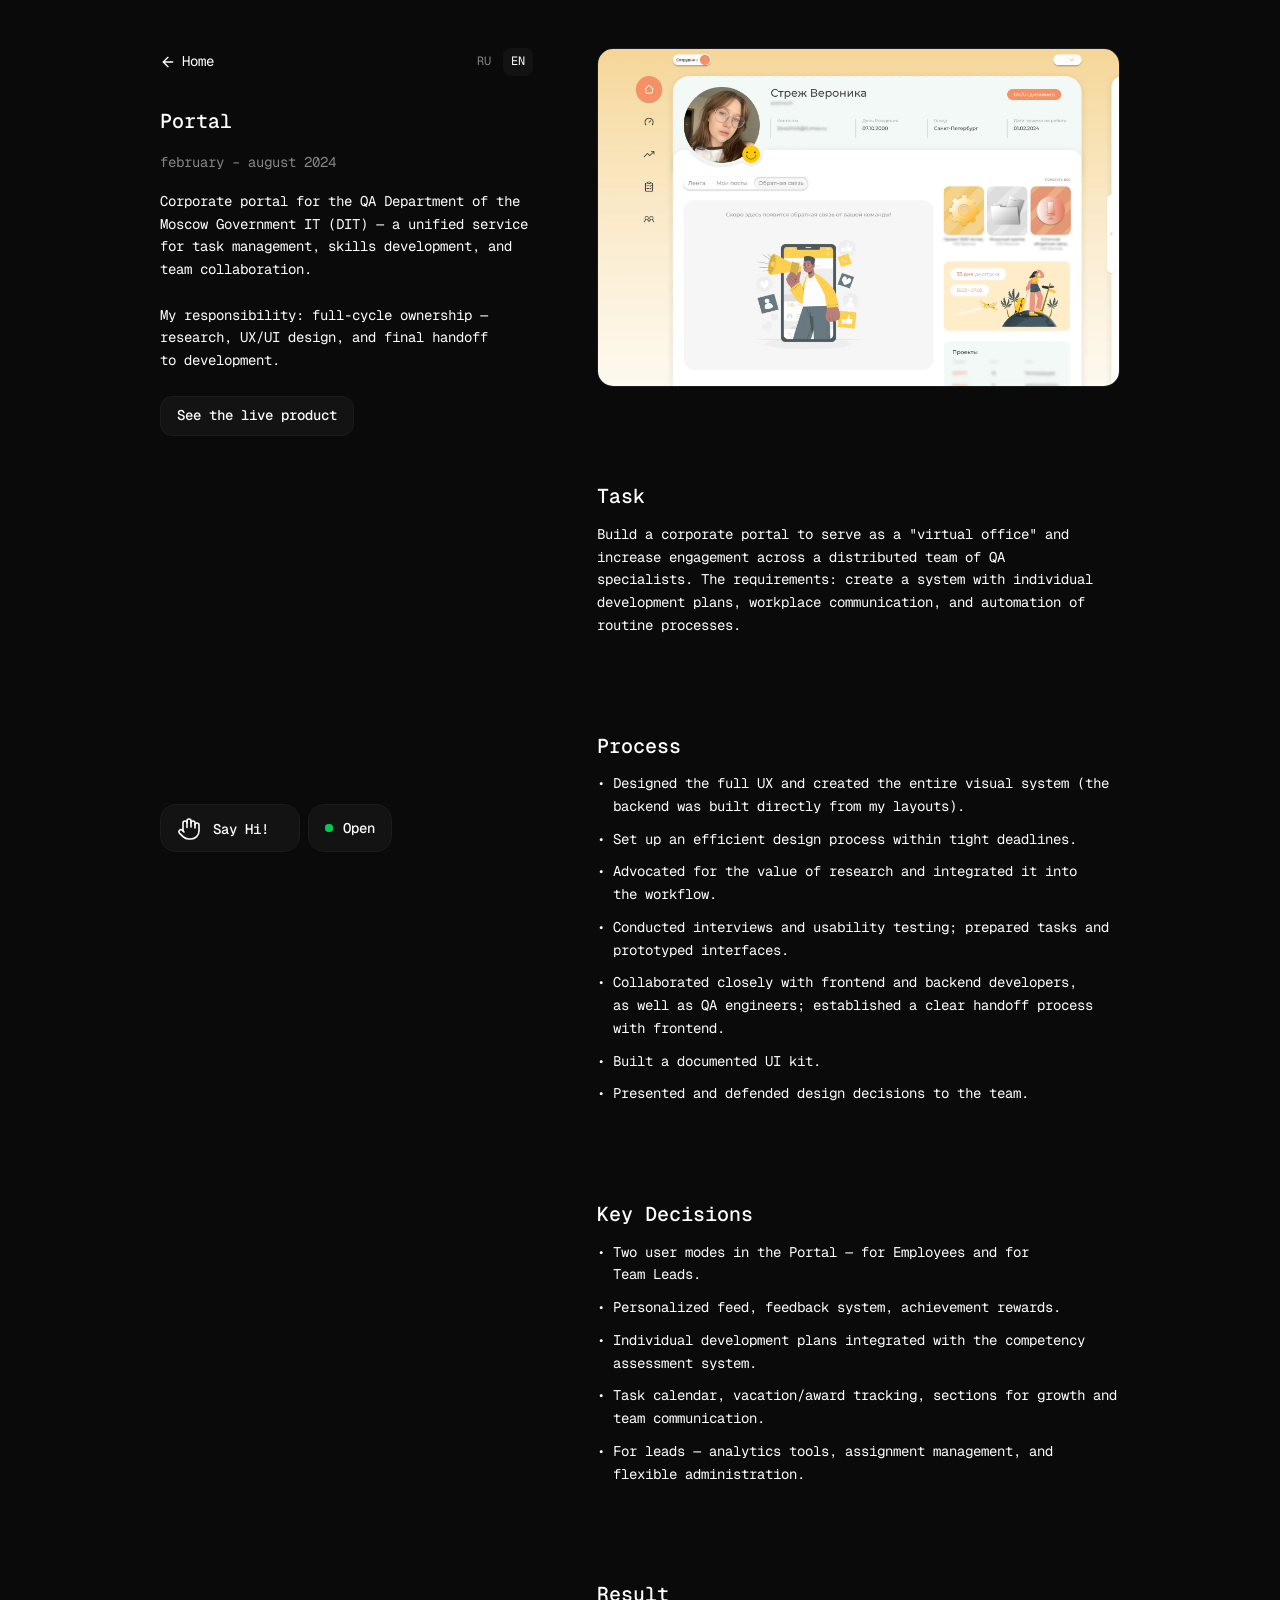
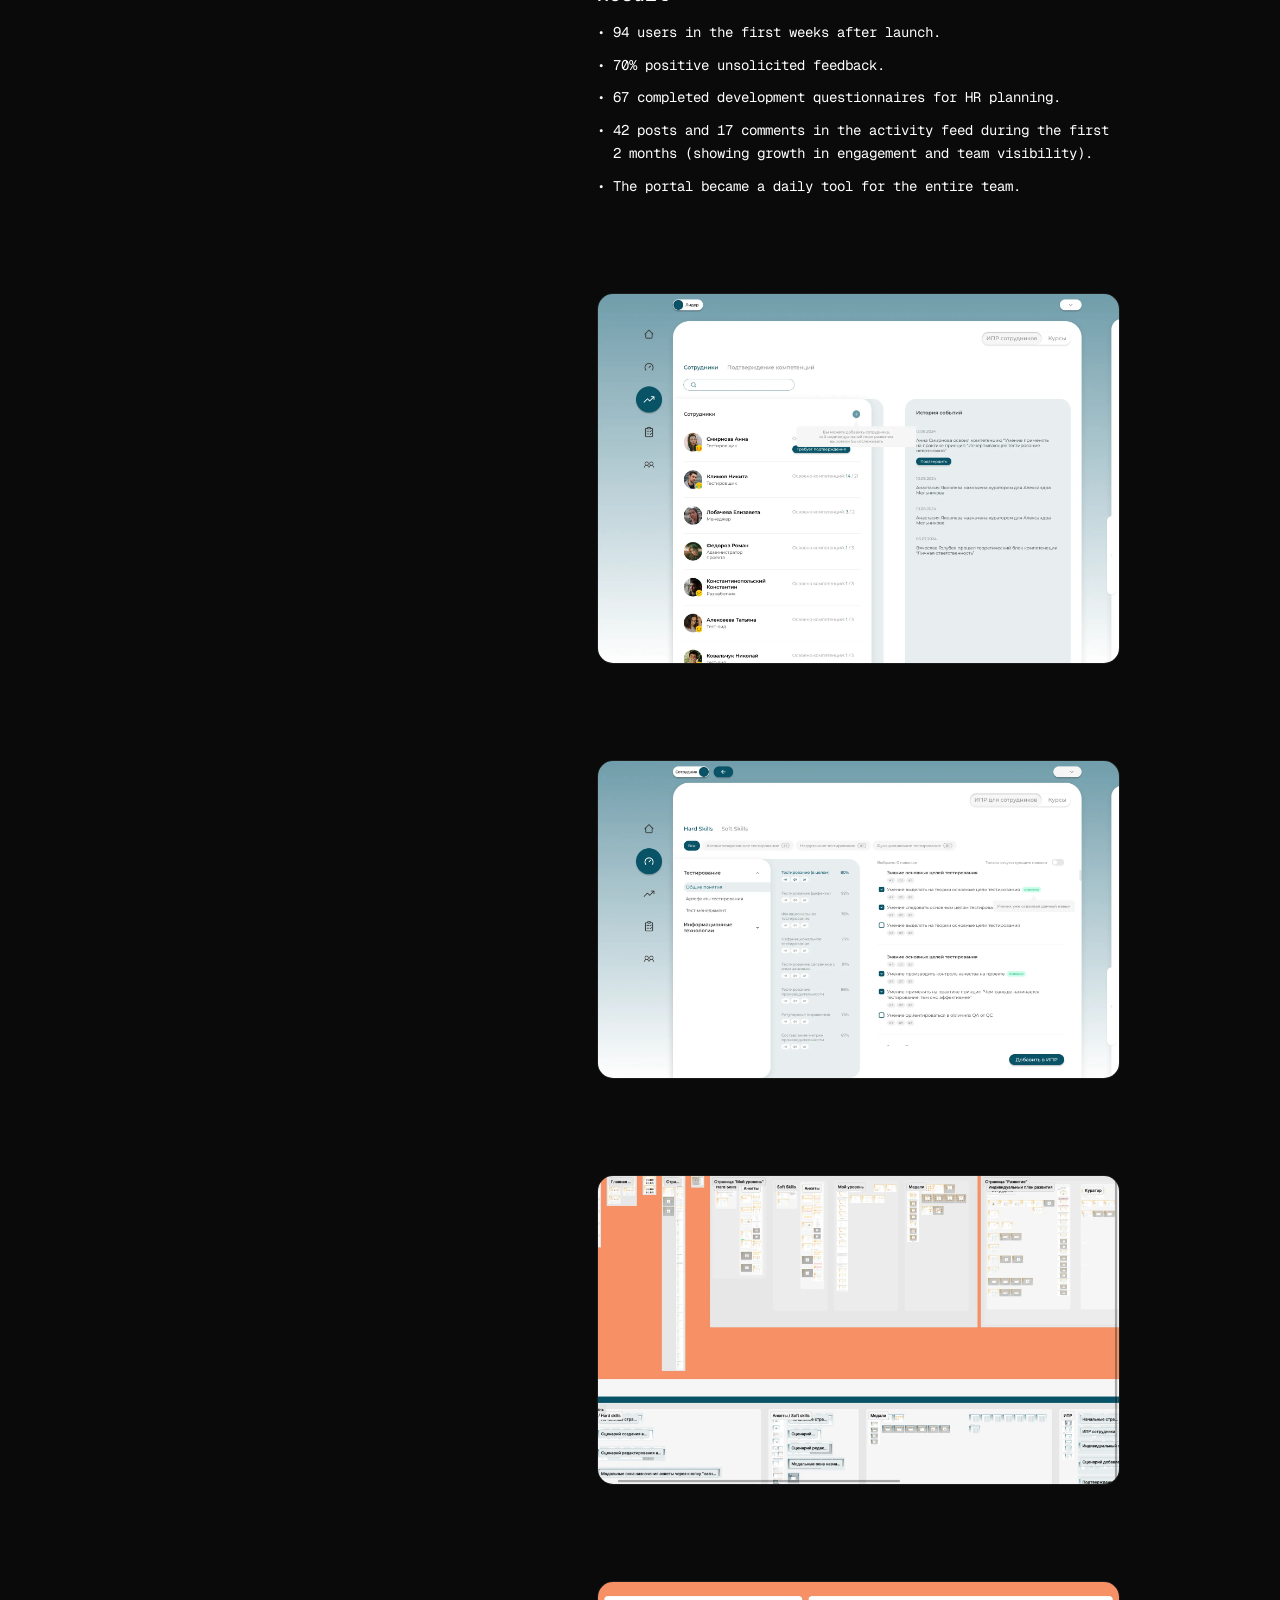
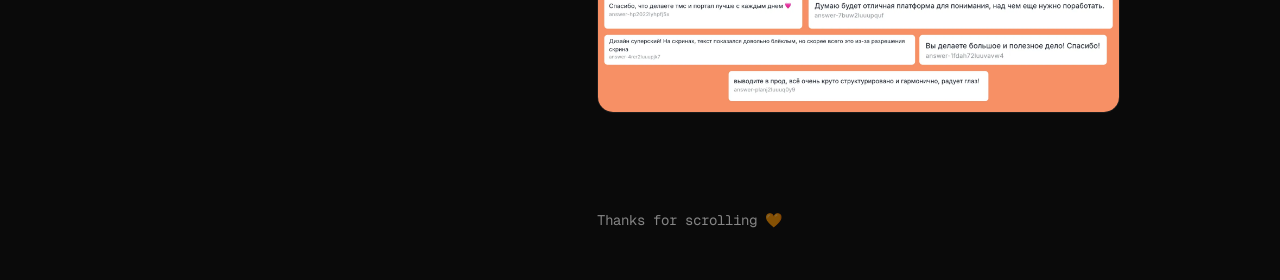
<file: portal.html>
<!DOCTYPE html>
<html lang="ru">
<head>
    <meta charset="UTF-8">
    <meta name="viewport" content="width=device-width, initial-scale=1.0">
    <meta name="theme-color" content="#0a0a0a">
    <title>Portal - Veronika Strezh</title>
    <link rel="icon" type="image/webp" href="images/avatar.webp">
    <link rel="apple-touch-icon" href="images/avatar.webp">
    <link rel="preconnect" href="https://fonts.googleapis.com">
    <link rel="preconnect" href="https://fonts.gstatic.com" crossorigin>
    <link href="https://fonts.googleapis.com/css2?family=Geist+Mono:wght@400;500&display=swap" rel="stylesheet">
    <link rel="stylesheet" href="home.css">
    <link rel="stylesheet" href="case.css">

    <!-- Yandex.Metrika counter -->
    <script type="text/javascript">
        (function(m,e,t,r,i,k,a){
            m[i]=m[i]||function(){(m[i].a=m[i].a||[]).push(arguments)};
            m[i].l=1*new Date();
            for (var j = 0; j < document.scripts.length; j++) {if (document.scripts[j].src === r) { return; }}
            k=e.createElement(t),a=e.getElementsByTagName(t)[0],k.async=1,k.src=r,a.parentNode.insertBefore(k,a)
        })(window, document,'script','https://mc.yandex.ru/metrika/tag.js?id=105452955', 'ym');

        ym(105452955, 'init', {ssr:true, webvisor:true, clickmap:true, ecommerce:"dataLayer", accurateTrackBounce:true, trackLinks:true});
    </script>
    <noscript><div><img src="https://mc.yandex.ru/watch/105452955" style="position:absolute; left:-9999px;" alt="" loading="lazy" width="1" height="1" /></div></noscript>
    <!-- /Yandex.Metrika counter -->
</head>
<body>
    <div class="page">
        <aside class="aside">
            <div class="case-aside-top">
                <div class="case-nav">
                    <a class="back" href="index.html">
                        <svg width="16" height="16" viewBox="0 0 24 24" fill="none" stroke="currentColor" stroke-width="2" stroke-linecap="round" stroke-linejoin="round" aria-hidden="true"><path d="m12 19-7-7 7-7"/><path d="M19 12H5"/></svg>
                        <span data-i18n="to-home">На главную</span>
                    </a>
                    <div class="lang">
                        <button type="button" data-lang="ru">RU</button>
                        <button type="button" data-lang="en">EN</button>
                    </div>
                </div>
                <div class="case-head">
                    <h1 class="title" data-i18n="portal-title">Портал</h1>
                    <p class="case-date" data-i18n="portal-date">февраль – август 2024</p>
                    <p class="text" data-i18n="portal-subtitle">Корпоративный портал для отдела тестирования, ДИТ Правительства Москвы. Единый сервис для управления задачами, роста компетенций и командного взаимодействия.<br><br>Моя зона ответственности — полный цикл: исследования, UX/UI, финальная передача в разработку.</p>
                    <a class="case-link" href="https://t.me/tmsmosru" target="_blank" rel="noopener noreferrer" data-i18n="portal-button">Посмотреть как живет продукт</a>
                </div>
            </div>

            <div class="contacts">
                <div class="say-hi-slot">
                <div class="say-hi" id="say-hi">
                    <button type="button" class="say-hi-toggle" id="say-hi-toggle" aria-expanded="false">
                        <svg width="24" height="24" viewBox="0 0 24 24" fill="none" stroke="currentColor" stroke-width="1.6" stroke-linecap="round" stroke-linejoin="round" aria-hidden="true"><path d="M18 11V6a2 2 0 0 0-4 0"/><path d="M14 10V4a2 2 0 0 0-4 0v2"/><path d="M10 10.5V6a2 2 0 0 0-4 0v8"/><path d="M18 8a2 2 0 1 1 4 0v6a8 8 0 0 1-8 8h-2c-2.8 0-4.5-.86-5.99-2.34l-3.6-3.6a2 2 0 0 1 2.83-2.82L7 15"/></svg>
                        <span>Say Hi!</span>
                    </button>
                    <div class="say-hi-panel" role="dialog" aria-label="Контакты">
                        <div class="say-hi-head">
                            <span>Say Hi!</span>
                            <button type="button" class="say-hi-close" id="say-hi-close" aria-label="Закрыть">
                                <svg width="16" height="16" viewBox="0 0 24 24" fill="none" stroke="currentColor" stroke-width="2.5" stroke-linecap="round"><line x1="18" y1="6" x2="6" y2="18"/><line x1="6" y1="6" x2="18" y2="18"/></svg>
                            </button>
                        </div>
                        <div class="say-hi-list">
                            <a class="say-hi-item" href="https://t.me/raaisondetre" target="_blank" rel="noopener noreferrer">
                                <svg width="24" height="24" viewBox="0 0 24 24" fill="currentColor" aria-hidden="true"><path d="M20.2 4.1a1.3 1.3 0 0 1 1.8 1.4l-2.3 13.8c-.2 1.3-1.7 2.1-2.9 1.4-1-.6-2.5-1.4-3.9-2.3-.7-.4-2.7-1.9-2.5-2.9.2-.9 3.7-4.1 5.7-6.1.8-.8.4-1.2-.5-.5-2.3 1.7-6 4.4-7.2 5.1-1.1.7-1.6.8-2.3.7-1.2-.2-2.4-.5-3.3-.9-1.2-.5-1.2-2.3 0-2.8l17.4-7z"/></svg>
                                <span>raaisondetre</span>
                            </a>
                            <button type="button" class="say-hi-item" data-copy="strezh.veronika@mail.ru" data-i18n-label="copy-email">
                                <svg width="24" height="24" viewBox="0 0 24 24" fill="none" stroke="currentColor" stroke-width="1.6" aria-hidden="true"><rect x="3" y="5" width="18" height="14" rx="2"/><path d="m3.5 6.5 8.5 6 8.5-6"/></svg>
                                <span>copy email</span>
                            </button>
                            <button type="button" class="say-hi-item" data-copy="+79245377701" data-i18n-label="copy-phone">
                                <svg width="24" height="24" viewBox="0 0 24 24" fill="none" stroke="currentColor" stroke-width="1.6" stroke-linejoin="round" aria-hidden="true"><path d="M5 4h4l2 5-2.5 1.5a11 11 0 0 0 5 5L15 13l5 2v4a2 2 0 0 1-2 2A16 16 0 0 1 3 6a2 2 0 0 1 2-2"/></svg>
                                <span>copy phone</span>
                            </button>
                            <a class="say-hi-item" href="https://www.behance.net/ssstrezh" target="_blank" rel="noopener noreferrer">
                                <svg width="24" height="24" viewBox="0 0 24 24" fill="currentColor" aria-hidden="true"><path d="M8.2 11.3c.9-.4 1.5-1.2 1.5-2.4 0-2.2-1.6-2.9-3.6-2.9H1v12h5.3c2.1 0 4-1 4-3.3 0-1.5-.7-2.9-2.1-3.4zM3.5 8h2.3c.9 0 1.6.2 1.6 1.2 0 .9-.6 1.3-1.5 1.3H3.5V8zm2.5 8H3.5v-3.4h2.6c1.1 0 1.8.4 1.8 1.6 0 1.2-.8 1.8-1.9 1.8zM15 7h5.5v1.4H15zm2.8 2.4c-2.9 0-4.6 2-4.6 4.5 0 2.6 1.6 4.4 4.6 4.4 2.2 0 3.7-1 4.2-3.1h-2.2c-.2.7-1 1.1-1.9 1.1-1.5 0-2.2-.8-2.2-2.2h6.5c.1-2.8-1.4-4.7-4.4-4.7zm-2.1 3.6c.1-1.1.8-1.8 2-1.8s1.8.7 1.9 1.8h-3.9z"/></svg>
                                <span>behance</span>
                            </a>
                            <a class="say-hi-item" href="https://dprofile.ru/ssstrezh" target="_blank" rel="noopener noreferrer">
                                <svg width="24" height="24" viewBox="0 0 24 24" fill="none" stroke="currentColor" stroke-width="1.6" aria-hidden="true"><rect x="3" y="3" width="18" height="18" rx="5"/><path d="M9 8h2.5a4 4 0 0 1 0 8H9z"/></svg>
                                <span>dprofile</span>
                            </a>
                            <a class="say-hi-item" id="cv-link" href="https://drive.google.com/file/d/1Yg3t4HtJvWGERvINZFn--mRIrUATi6Jk/view?usp=sharing" target="_blank" rel="noopener noreferrer">
                                <svg width="24" height="24" viewBox="0 0 24 24" fill="none" stroke="currentColor" stroke-width="1.6" stroke-linejoin="round" aria-hidden="true"><path d="M14 3H6a2 2 0 0 0-2 2v14a2 2 0 0 0 2 2h12a2 2 0 0 0 2-2V9z"/><path d="M14 3v6h6M8 13h8M8 17h5"/></svg>
                                <span data-i18n="cv">резюме.pdf</span>
                            </a>
                        </div>
                    </div>
                </div>
                </div>
                <div class="status">
                    <span class="status-dot"></span>
                    <span>Open</span>
                </div>
            </div>
        </aside>

        <main class="case-main">
            <div class="project-image-large">
                <img src="images/project-portal.webp" alt="Portal Project" class="project-detail-image" loading="lazy" width="1600" height="900">
            </div>
            <div class="project-content">
                <div class="project-section" id="задача">
                    <h2 class="project-section-title" data-i18n="task">Задача</h2>
                    <p class="project-section-text" data-i18n="portal-task-text">
                        Создать корпоративный портал, чтобы закрыть потребность в «виртуальном офисе» и усилить вовлечённость распределённой команды тестировщиков. ТЗ — построить систему с индивидуальными планами развития, рабочей коммуникацией и автоматизацией типовых процессов.
                    </p>
                </div>
                <div class="project-section" id="процесс">
                    <h2 class="project-section-title" data-i18n="process">Процесс</h2>
                    <ol class="project-process-list">
                        <li data-i18n="portal-process-1">Спроектировала UX, подготовила всю визуальную систему (под мой макет писался бэк).</li>
                        <li data-i18n="portal-process-2">Настроила оптимальный дизайн-процесс в команде в рамках ограниченного времени</li>
                        <li data-i18n="portal-process-3">Донесла ценность исследований и внедрила их в работу</li>
                        <li data-i18n="portal-process-4">Проводила интервью и юзабилити тестирования с пользователями. Сформировывала задания и прототипировала интерфейс.</li>
                        <li data-i18n="portal-process-5">Взаимодействовала с frontend и backend разработчиками, с тестировщиками. С фронтами выстраили процесс передачи макетов.</li>
                        <li data-i18n="portal-process-6">Реализовала UI-kit с документацией</li>
                        <li data-i18n="portal-process-7">Презентовала и защищала свои решения перед командой.</li>
                    </ol>
                </div>
                <div class="project-section" id="ключевые-решения">
                    <h2 class="project-section-title" data-i18n="key-solutions">Ключевые решения</h2>
                    <ol class="project-process-list">
                        <li data-i18n="portal-solutions-1">Две сущности Портала — Для сотрудника и для Лида</li>
                        <li data-i18n="portal-solutions-2">Персонализированная лента, обратная связь, награды за достижения.</li>
                        <li data-i18n="portal-solutions-3">Индивидуальные планы развития сотрудников, интеграция с системой оценки компетенций.</li>
                        <li data-i18n="portal-solutions-4">Календарь задач, трекинг отпусков/наград, разделы для развития и командной коммуникации.</li>
                        <li data-i18n="portal-solutions-5">Для лидеров — инструменты аналитики, назначения и гибкого администрирования</li>
                    </ol>
                </div>
                <div class="project-section" id="результат">
                    <h2 class="project-section-title" data-i18n="result">Результат</h2>
                    <ol class="project-process-list">
                        <li data-i18n="portal-result-1">94 пользователя за первые недели после запуска.</li>
                        <li data-i18n="portal-result-2">70% положительных самостоятельных отзывов.</li>
                        <li data-i18n="portal-result-3">67 заполненных анкет для дальнейшего развития персонала.</li>
                        <li data-i18n="portal-result-4">42 поста и 17 комментариев в ленте за первые 2 месяца (рост вовлеченности и узнаваемости внутри команды).</li>
                        <li data-i18n="portal-result-5">Портал стал повседневным инструментом команды</li>
                    </ol>
                </div>
            </div>
            <div class="project-image-large">
                <img src="images/IPR-2.webp" alt="IPR-2" class="project-detail-image" loading="lazy" width="1600" height="900">
            </div>
            <div class="project-image-large">
                <img src="images/portal-img-2.webp" alt="Portal Image 2" class="project-detail-image" loading="lazy" width="1600" height="900">
            </div>
            <div class="project-image-large">
                <img src="images/Portal.webp" alt="Portal" class="project-detail-image" loading="lazy" width="1600" height="900">
            </div>
            <div class="project-image-large">
                <img src="images/Rewies.webp" alt="Rewies" class="project-detail-image" loading="lazy" width="1600" height="900">
            </div>
        
            <div class="thank-you-message">
        <p data-i18n="thank-you">Спасибо, что долистали 🧡</p>
    </div>
        </main>
    </div>

    <script>
        window.CASE_TRANSLATIONS = {
            ru: {
                'back': 'Back',
                'email-copied': 'email скопирован',
                'phone-copied': 'номер телефона скопирован',
                'contact': 'Контакты',
                'footer-credit': 'design & dev by me',
                'thank-you': 'Спасибо, что долистали 🧡',
                'portal-title': 'Портал',
                'portal-date': 'февраль – август 2024',
                'portal-subtitle': 'Корпоративный портал для отдела тестирования, ДИТ Правительства Москвы. Единый сервис для управления задачами, роста компетенций и командного взаимодействия.<br><br>Моя зона ответственности — полный цикл: исследования, UX/UI, финальная передача в разработку.',
                'portal-button': 'Посмотреть как живет продукт',
                'task': 'Задача',
                'portal-task-text': 'Создать корпоративный портал, чтобы закрыть потребность в «виртуальном офисе» и усилить вовлечённость распределённой команды тестировщиков. ТЗ — построить систему с индивидуальными планами развития, рабочей коммуникацией и автоматизацией типовых процессов.',
                'process': 'Процесс',
                'portal-process-1': 'Спроектировала UX, подготовила всю визуальную систему (под мой макет писался бэк).',
                'portal-process-2': 'Настроила оптимальный дизайн-процесс в команде в рамках ограниченного времени',
                'portal-process-3': 'Донесла ценность исследований и внедрила их в работу',
                'portal-process-4': 'Проводила интервью и юзабилити тестирования с пользователями. Сформировывала задания и прототипировала интерфейс.',
                'portal-process-5': 'Взаимодействовала с frontend и backend разработчиками, с тестировщиками. С фронтами выстраили процесс передачи макетов.',
                'portal-process-6': 'Реализовала UI-kit с документацией',
                'portal-process-7': 'Презентовала и защищала свои решения перед командой.',
                'key-solutions': 'Ключевые решения',
                'portal-solutions-1': 'Две сущности Портала — Для сотрудника и для Лида',
                'portal-solutions-2': 'Персонализированная лента, обратная связь, награды за достижения.',
                'portal-solutions-3': 'Индивидуальные планы развития сотрудников, интеграция с системой оценки компетенций.',
                'portal-solutions-4': 'Календарь задач, трекинг отпусков/наград, разделы для развития и командной коммуникации.',
                'portal-solutions-5': 'Для лидеров — инструменты аналитики, назначения и гибкого администрирования',
                'result': 'Результат',
                'portal-result-1': '94 пользователя за первые недели после запуска.',
                'portal-result-2': '70% положительных самостоятельных отзывов.',
                'portal-result-3': '67 заполненных анкет для дальнейшего развития персонала.',
                'portal-result-4': '42 поста и 17 комментариев в ленте за первые 2 месяца (рост вовлеченности и узнаваемости внутри команды).',
                'portal-result-5': 'Портал стал повседневным инструментом команды'
            },
            en: {
                'back': 'Back',
                'email-copied': 'email copied',
                'phone-copied': 'phone number copied',
                'contact': 'Contact',
                'footer-credit': 'design & dev by me',
                'thank-you': 'Thanks for scrolling 🧡',
                'portal-title': 'Portal',
                'portal-date': 'february – august 2024',
                'portal-subtitle': 'Corporate portal for the QA Department of the Moscow Government IT (DIT) — a unified service for task management, skills development, and team collaboration.<br><br>My responsibility: full-cycle ownership — research, UX/UI design, and final handoff to development.',
                'portal-button': 'See the live product',
                'task': 'Task',
                'portal-task-text': 'Build a corporate portal to serve as a "virtual office" and increase engagement across a distributed team of QA specialists. The requirements: create a system with individual development plans, workplace communication, and automation of routine processes.',
                'process': 'Process',
                'portal-process-1': 'Designed the full UX and created the entire visual system (the backend was built directly from my layouts).',
                'portal-process-2': 'Set up an efficient design process within tight deadlines.',
                'portal-process-3': 'Advocated for the value of research and integrated it into the workflow.',
                'portal-process-4': 'Conducted interviews and usability testing; prepared tasks and prototyped interfaces.',
                'portal-process-5': 'Collaborated closely with frontend and backend developers, as well as QA engineers; established a clear handoff process with frontend.',
                'portal-process-6': 'Built a documented UI kit.',
                'portal-process-7': 'Presented and defended design decisions to the team.',
                'key-solutions': 'Key Decisions',
                'portal-solutions-1': 'Two user modes in the Portal — for Employees and for Team Leads.',
                'portal-solutions-2': 'Personalized feed, feedback system, achievement rewards.',
                'portal-solutions-3': 'Individual development plans integrated with the competency assessment system.',
                'portal-solutions-4': 'Task calendar, vacation/award tracking, sections for growth and team communication.',
                'portal-solutions-5': 'For leads — analytics tools, assignment management, and flexible administration.',
                'result': 'Result',
                'portal-result-1': '94 users in the first weeks after launch.',
                'portal-result-2': '70% positive unsolicited feedback.',
                'portal-result-3': '67 completed development questionnaires for HR planning.',
                'portal-result-4': '42 posts and 17 comments in the activity feed during the first 2 months (showing growth in engagement and team visibility).',
                'portal-result-5': 'The portal became a daily tool for the entire team.'
            }
        };
    </script>
    <script src="case.js"></script>
</body>
</html>
</file>
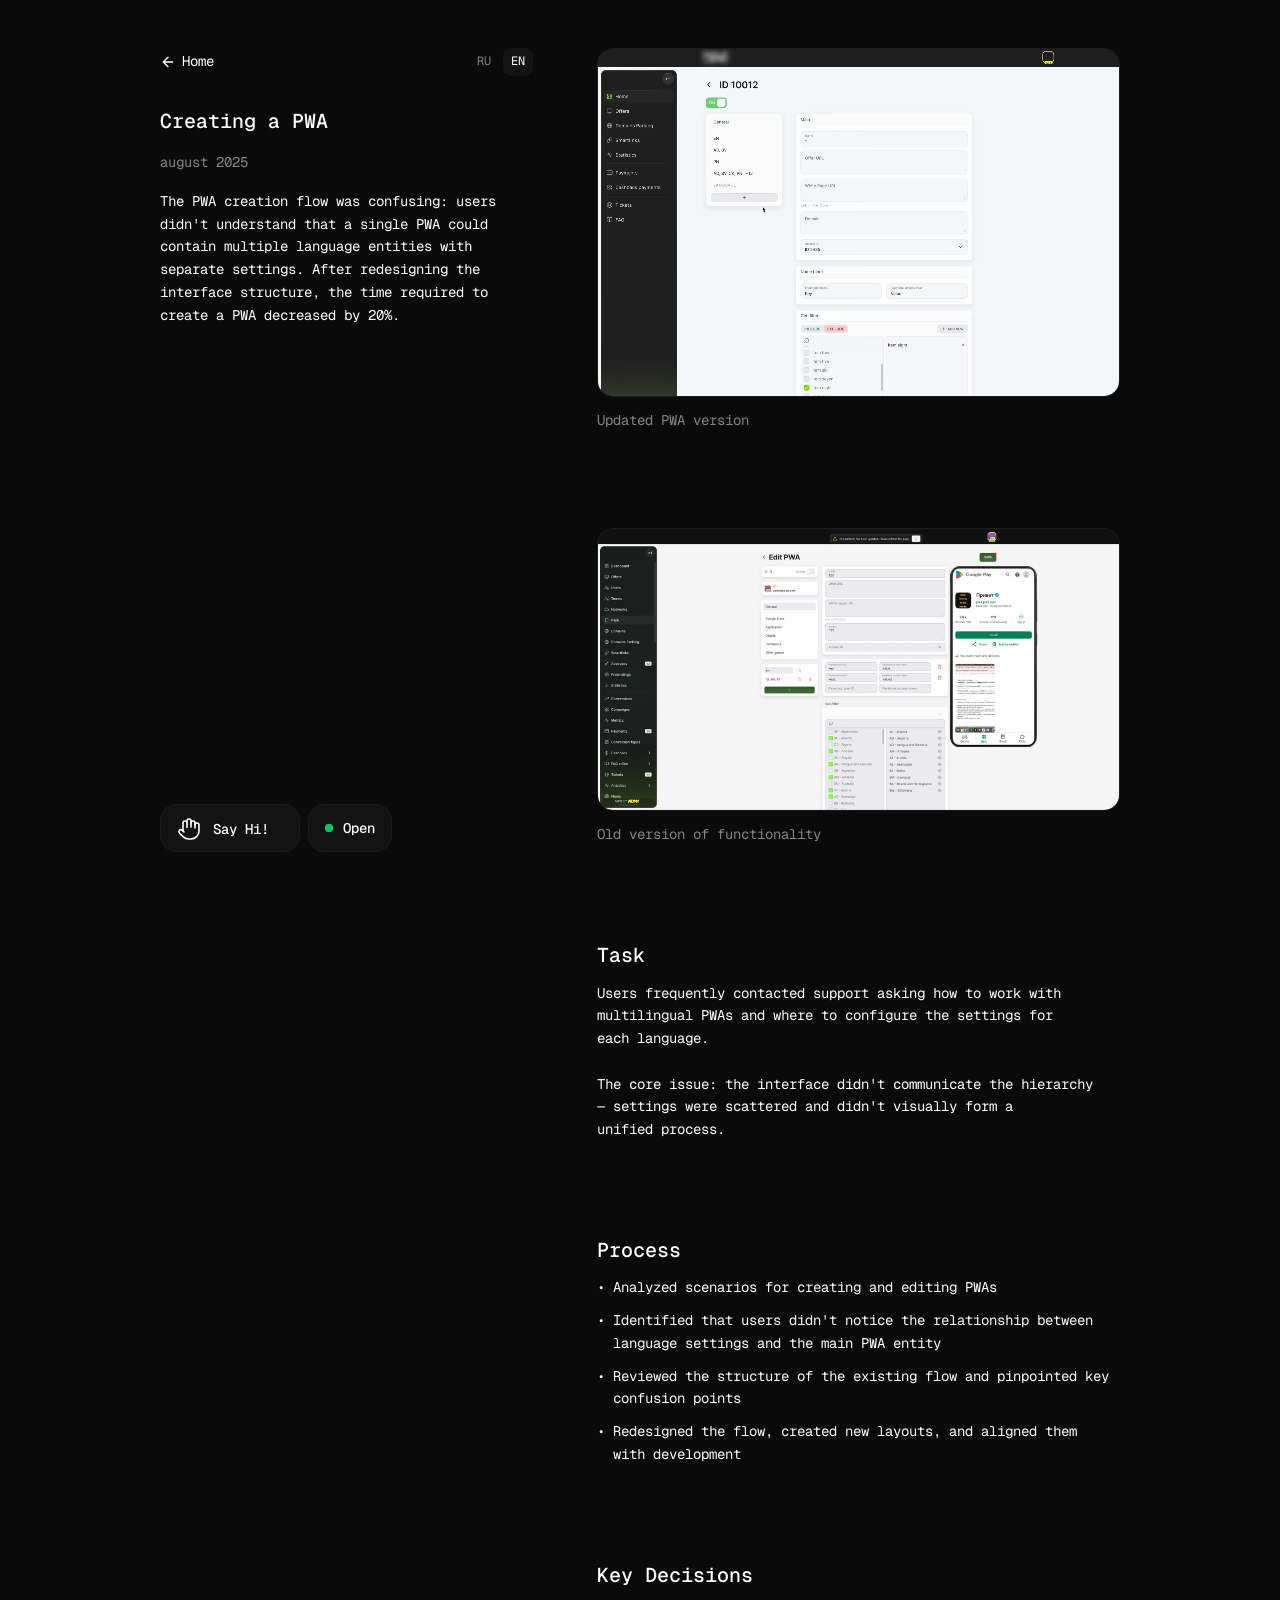
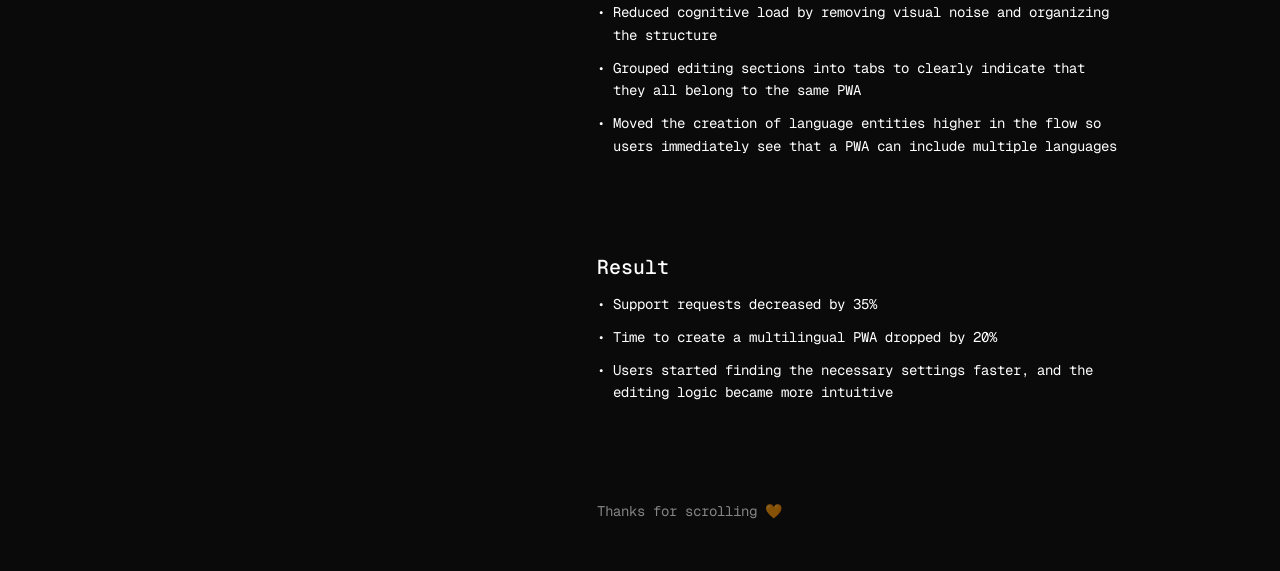
<file: pwa.html>
<!DOCTYPE html>
<html lang="ru">
<head>
    <meta charset="UTF-8">
    <meta name="viewport" content="width=device-width, initial-scale=1.0">
    <meta name="theme-color" content="#0a0a0a">
    <title>PWA - Veronika Strezh</title>
    <link rel="icon" type="image/webp" href="images/avatar.webp">
    <link rel="apple-touch-icon" href="images/avatar.webp">
    <link rel="preconnect" href="https://fonts.googleapis.com">
    <link rel="preconnect" href="https://fonts.gstatic.com" crossorigin>
    <link href="https://fonts.googleapis.com/css2?family=Geist+Mono:wght@400;500&display=swap" rel="stylesheet">
    <link rel="stylesheet" href="home.css">
    <link rel="stylesheet" href="case.css">

    <!-- Yandex.Metrika counter -->
    <script type="text/javascript">
        (function(m,e,t,r,i,k,a){
            m[i]=m[i]||function(){(m[i].a=m[i].a||[]).push(arguments)};
            m[i].l=1*new Date();
            for (var j = 0; j < document.scripts.length; j++) {if (document.scripts[j].src === r) { return; }}
            k=e.createElement(t),a=e.getElementsByTagName(t)[0],k.async=1,k.src=r,a.parentNode.insertBefore(k,a)
        })(window, document,'script','https://mc.yandex.ru/metrika/tag.js?id=105452955', 'ym');

        ym(105452955, 'init', {ssr:true, webvisor:true, clickmap:true, ecommerce:"dataLayer", accurateTrackBounce:true, trackLinks:true});
    </script>
    <noscript><div><img src="https://mc.yandex.ru/watch/105452955" style="position:absolute; left:-9999px;" alt="" loading="lazy" width="1" height="1" /></div></noscript>
    <!-- /Yandex.Metrika counter -->
</head>
<body>
    <div class="page">
        <aside class="aside">
            <div class="case-aside-top">
                <div class="case-nav">
                    <a class="back" href="index.html">
                        <svg width="16" height="16" viewBox="0 0 24 24" fill="none" stroke="currentColor" stroke-width="2" stroke-linecap="round" stroke-linejoin="round" aria-hidden="true"><path d="m12 19-7-7 7-7"/><path d="M19 12H5"/></svg>
                        <span data-i18n="to-home">На главную</span>
                    </a>
                    <div class="lang">
                        <button type="button" data-lang="ru">RU</button>
                        <button type="button" data-lang="en">EN</button>
                    </div>
                </div>
                <div class="case-head">
                    <h1 class="title" data-i18n="pwa-title">Создание PWA</h1>
                    <p class="case-date" data-i18n="pwa-date">август 2025</p>
                    <p class="text" data-i18n="pwa-subtitle">Функционал создания PWA был запутанным: пользователи не понимали, что у одной PWA может быть несколько языковых сущностей с разными настройками. После переработки структуры интерфейса, время создания PWA сократилось на 20%</p>
                </div>
            </div>

            <div class="contacts">
                <div class="say-hi-slot">
                <div class="say-hi" id="say-hi">
                    <button type="button" class="say-hi-toggle" id="say-hi-toggle" aria-expanded="false">
                        <svg width="24" height="24" viewBox="0 0 24 24" fill="none" stroke="currentColor" stroke-width="1.6" stroke-linecap="round" stroke-linejoin="round" aria-hidden="true"><path d="M18 11V6a2 2 0 0 0-4 0"/><path d="M14 10V4a2 2 0 0 0-4 0v2"/><path d="M10 10.5V6a2 2 0 0 0-4 0v8"/><path d="M18 8a2 2 0 1 1 4 0v6a8 8 0 0 1-8 8h-2c-2.8 0-4.5-.86-5.99-2.34l-3.6-3.6a2 2 0 0 1 2.83-2.82L7 15"/></svg>
                        <span>Say Hi!</span>
                    </button>
                    <div class="say-hi-panel" role="dialog" aria-label="Контакты">
                        <div class="say-hi-head">
                            <span>Say Hi!</span>
                            <button type="button" class="say-hi-close" id="say-hi-close" aria-label="Закрыть">
                                <svg width="16" height="16" viewBox="0 0 24 24" fill="none" stroke="currentColor" stroke-width="2.5" stroke-linecap="round"><line x1="18" y1="6" x2="6" y2="18"/><line x1="6" y1="6" x2="18" y2="18"/></svg>
                            </button>
                        </div>
                        <div class="say-hi-list">
                            <a class="say-hi-item" href="https://t.me/raaisondetre" target="_blank" rel="noopener noreferrer">
                                <svg width="24" height="24" viewBox="0 0 24 24" fill="currentColor" aria-hidden="true"><path d="M20.2 4.1a1.3 1.3 0 0 1 1.8 1.4l-2.3 13.8c-.2 1.3-1.7 2.1-2.9 1.4-1-.6-2.5-1.4-3.9-2.3-.7-.4-2.7-1.9-2.5-2.9.2-.9 3.7-4.1 5.7-6.1.8-.8.4-1.2-.5-.5-2.3 1.7-6 4.4-7.2 5.1-1.1.7-1.6.8-2.3.7-1.2-.2-2.4-.5-3.3-.9-1.2-.5-1.2-2.3 0-2.8l17.4-7z"/></svg>
                                <span>raaisondetre</span>
                            </a>
                            <button type="button" class="say-hi-item" data-copy="strezh.veronika@mail.ru" data-i18n-label="copy-email">
                                <svg width="24" height="24" viewBox="0 0 24 24" fill="none" stroke="currentColor" stroke-width="1.6" aria-hidden="true"><rect x="3" y="5" width="18" height="14" rx="2"/><path d="m3.5 6.5 8.5 6 8.5-6"/></svg>
                                <span>copy email</span>
                            </button>
                            <button type="button" class="say-hi-item" data-copy="+79245377701" data-i18n-label="copy-phone">
                                <svg width="24" height="24" viewBox="0 0 24 24" fill="none" stroke="currentColor" stroke-width="1.6" stroke-linejoin="round" aria-hidden="true"><path d="M5 4h4l2 5-2.5 1.5a11 11 0 0 0 5 5L15 13l5 2v4a2 2 0 0 1-2 2A16 16 0 0 1 3 6a2 2 0 0 1 2-2"/></svg>
                                <span>copy phone</span>
                            </button>
                            <a class="say-hi-item" href="https://www.behance.net/ssstrezh" target="_blank" rel="noopener noreferrer">
                                <svg width="24" height="24" viewBox="0 0 24 24" fill="currentColor" aria-hidden="true"><path d="M8.2 11.3c.9-.4 1.5-1.2 1.5-2.4 0-2.2-1.6-2.9-3.6-2.9H1v12h5.3c2.1 0 4-1 4-3.3 0-1.5-.7-2.9-2.1-3.4zM3.5 8h2.3c.9 0 1.6.2 1.6 1.2 0 .9-.6 1.3-1.5 1.3H3.5V8zm2.5 8H3.5v-3.4h2.6c1.1 0 1.8.4 1.8 1.6 0 1.2-.8 1.8-1.9 1.8zM15 7h5.5v1.4H15zm2.8 2.4c-2.9 0-4.6 2-4.6 4.5 0 2.6 1.6 4.4 4.6 4.4 2.2 0 3.7-1 4.2-3.1h-2.2c-.2.7-1 1.1-1.9 1.1-1.5 0-2.2-.8-2.2-2.2h6.5c.1-2.8-1.4-4.7-4.4-4.7zm-2.1 3.6c.1-1.1.8-1.8 2-1.8s1.8.7 1.9 1.8h-3.9z"/></svg>
                                <span>behance</span>
                            </a>
                            <a class="say-hi-item" href="https://dprofile.ru/ssstrezh" target="_blank" rel="noopener noreferrer">
                                <svg width="24" height="24" viewBox="0 0 24 24" fill="none" stroke="currentColor" stroke-width="1.6" aria-hidden="true"><rect x="3" y="3" width="18" height="18" rx="5"/><path d="M9 8h2.5a4 4 0 0 1 0 8H9z"/></svg>
                                <span>dprofile</span>
                            </a>
                            <a class="say-hi-item" id="cv-link" href="https://drive.google.com/file/d/1Yg3t4HtJvWGERvINZFn--mRIrUATi6Jk/view?usp=sharing" target="_blank" rel="noopener noreferrer">
                                <svg width="24" height="24" viewBox="0 0 24 24" fill="none" stroke="currentColor" stroke-width="1.6" stroke-linejoin="round" aria-hidden="true"><path d="M14 3H6a2 2 0 0 0-2 2v14a2 2 0 0 0 2 2h12a2 2 0 0 0 2-2V9z"/><path d="M14 3v6h6M8 13h8M8 17h5"/></svg>
                                <span data-i18n="cv">резюме.pdf</span>
                            </a>
                        </div>
                    </div>
                </div>
                </div>
                <div class="status">
                    <span class="status-dot"></span>
                    <span>Open</span>
                </div>
            </div>
        </aside>

        <main class="case-main">
            <div class="project-image-large">
                <video poster="images/PWA-poster.jpg" class="project-detail-image cell-selection-video" autoplay loop muted playsinline preload="metadata">
                    <source src="video/PWA.mp4" type="video/mp4">
                    <source src="video/PWA.webm" type="video/webm">
                </video>
                <p class="project-image-caption" data-i18n="pwa-image-1">Обновленная версия PWA</p>
            </div>
            <div class="project-image-large pwa-older-image-container">
                <img src="images/older PWA.webp" alt="Older PWA" class="project-detail-image cell-selection-video" loading="lazy" width="1600" height="900">
                <p class="project-image-caption" data-i18n="pwa-image-2">Старая версия функционала</p>
            </div>
            <div class="project-content">
                <div class="project-section" id="задача">
                    <h2 class="project-section-title" data-i18n="task">Задача</h2>
                    <p class="project-section-text" data-i18n="pwa-task-text">
                        Пользователи часто обращались в поддержку с вопросами, как работать с многоязычными PWA и где настраивать параметры для каждого языка.<br><br>Основная проблема — интерфейс не передавал логику вложенности: настройки были разбросаны и не объединялись визуально в единый процесс.
                    </p>
                </div>
                <div class="project-section" id="процесс">
                    <h2 class="project-section-title" data-i18n="process">Процесс</h2>
                    <ol class="project-process-list">
                        <li data-i18n="pwa-process-1">Изучила сценарии создания и редактирования PWA</li>
                        <li data-i18n="pwa-process-2">Выяснила, что пользователи не замечают связи между языковыми настройками и основной сущностью PWA</li>
                        <li data-i18n="pwa-process-3">Проанализировала структуру существующего флоу и выявила основные точки путаницы</li>
                        <li data-i18n="pwa-process-4">Переработала флоу, создала макеты и согласовала с разработкой</li>
                    </ol>
                </div>
                <div class="project-section" id="ключевые-решения">
                    <h2 class="project-section-title" data-i18n="key-solutions">Ключевые решения</h2>
                    <ol class="project-process-list">
                        <li data-i18n="pwa-solutions-1">Снизила когнитивную нагрузку, убрав визуальный шум и упорядочив структуру</li>
                        <li data-i18n="pwa-solutions-2">Вынесла смысловые разделы редактирования в табы, чтобы явно показать, что все они относятся к одной PWA</li>
                        <li data-i18n="pwa-solutions-3">Подняла создание языковых сущностей выше, чтобы пользователи сразу видели, что PWA может иметь несколько языков.</li>
                    </ol>
                </div>
                <div class="project-section" id="результат">
                    <h2 class="project-section-title" data-i18n="result">Результат</h2>
                    <ol class="project-process-list">
                        <li data-i18n="pwa-result-1">Количество обращений в поддержку снизилось на 35%</li>
                        <li data-i18n="pwa-result-2">Время создания многоязычной PWA сократилось на 20%</li>
                        <li data-i18n="pwa-result-3">Пользователи стали быстрее находить нужные настройки, логика редактирования стала очевиднее</li>
                    </ol>
                </div>
            </div>
        
            <div class="thank-you-message">
        <p data-i18n="thank-you">Спасибо, что долистали 🧡</p>
    </div>
        </main>
    </div>

    <script>
        window.CASE_TRANSLATIONS = {
            ru: {
                'back': 'Back',
                'email-copied': 'email скопирован',
                'phone-copied': 'номер телефона скопирован',
                'contact': 'Контакты',
                'footer-credit': 'design & dev by me',
                'thank-you': 'Спасибо, что долистали 🧡',
                'pwa-title': 'Создание PWA',
                'pwa-date': 'август 2025',
                'pwa-subtitle': 'Флоу создания PWA был запутанным: пользователи не понимали, что одна PWA может содержать несколько языковых сущностей с отдельными настройками. После переработки структуры интерфейса время на создание PWA сократилось на 20%',
                'pwa-image-1': 'Обновленная версия PWA',
                'pwa-image-2': 'Старая версия функционала',
                'task': 'Задача',
                'pwa-task-text': 'Пользователи часто обращались в поддержку с вопросами, как работать с многоязычными PWA и где настраивать параметры для каждого языка.<br><br>Основная проблема — интерфейс не передавал иерархию: настройки были разбросаны и не формировали визуально единый процесс.',
                'process': 'Процесс',
                'pwa-process-1': 'Изучила сценарии создания и редактирования PWA по обращениям в поддержку',
                'pwa-process-2': 'Выяснила, что пользователи не замечают связи между языковыми настройками и основной сущностью PWA',
                'pwa-process-3': 'Проанализировала структуру существующего флоу и выявила основные точки путаницы',
                'pwa-process-4': 'Предложила новый порядок действий: вынести языковые сущности выше и сгруппировать их настройки в логичные смысловые разделы',
                'key-solutions': 'Ключевые решения',
                'pwa-solutions-1': 'Снизила когнитивную нагрузку, убрав визуальный шум и упорядочив структуру',
                'pwa-solutions-2': 'Вынесла смысловые разделы редактирования в табы, чтобы явно показать, что все они относятся одной PWA',
                'pwa-solutions-3': 'Переместила создание языковых сущностей выше в флоу, чтобы пользователи сразу видели, что PWA может включать несколько языков',
                'result': 'Результат',
                'pwa-result-1': 'Количество обращений в поддержку снизилось на 35%',
                'pwa-result-2': 'Время создания многоязычной PWA сократилось на 20%',
                'pwa-result-3': 'Пользователи стали быстрее находить нужные настройки, логика редактирования стала более интуитивной'
            },
            en: {
                'back': 'Back',
                'email-copied': 'email copied',
                'phone-copied': 'phone number copied',
                'contact': 'Contact',
                'footer-credit': 'design & dev by me',
                'thank-you': 'Thanks for scrolling 🧡',
                'pwa-title': 'Creating a PWA',
                'pwa-date': 'august 2025',
                'pwa-subtitle': 'The PWA creation flow was confusing: users didn\'t understand that a single PWA could contain multiple language entities with separate settings. After redesigning the interface structure, the time required to create a PWA decreased by 20%.',
                'pwa-image-1': 'Updated PWA version',
                'pwa-image-2': 'Old version of functionality',
                'task': 'Task',
                'pwa-task-text': 'Users frequently contacted support asking how to work with multilingual PWAs and where to configure the settings for each language.<br><br>The core issue: the interface didn\'t communicate the hierarchy — settings were scattered and didn\'t visually form a unified process.',
                'process': 'Process',
                'pwa-process-1': 'Analyzed scenarios for creating and editing PWAs',
                'pwa-process-2': 'Identified that users didn\'t notice the relationship between language settings and the main PWA entity',
                'pwa-process-3': 'Reviewed the structure of the existing flow and pinpointed key confusion points',
                'pwa-process-4': 'Redesigned the flow, created new layouts, and aligned them with development',
                'key-solutions': 'Key Decisions',
                'pwa-solutions-1': 'Reduced cognitive load by removing visual noise and organizing the structure',
                'pwa-solutions-2': 'Grouped editing sections into tabs to clearly indicate that they all belong to the same PWA',
                'pwa-solutions-3': 'Moved the creation of language entities higher in the flow so users immediately see that a PWA can include multiple languages',
                'result': 'Result',
                'pwa-result-1': 'Support requests decreased by 35%',
                'pwa-result-2': 'Time to create a multilingual PWA dropped by 20%',
                'pwa-result-3': 'Users started finding the necessary settings faster, and the editing logic became more intuitive'
            }
        };
    </script>
    <script src="case.js"></script>
</body>
</html>
</file>
<file: home.css>
/* Главная страница — стиль по референсу sheeerokov.com */
:root {
    --bg-app: #0a0a0a;
    --card: #121214;
    --btn-bg: #131313;
    --btn-bg-hover: #171717;
    --border: #1c1c1c;
    --border-media: #1c1c1c;
    --text-primary: #ffffff;
    --text-secondary: rgba(255, 255, 255, 0.5);
    --text-muted: #9f9fa9;
    --ease: cubic-bezier(.16, 1, .3, 1);
    color-scheme: dark;
}

*, *::before, *::after { box-sizing: border-box; margin: 0; padding: 0; }

html, body { background: var(--bg-app); }

body {
    font-family: 'Geist Mono', ui-monospace, SFMono-Regular, Menlo, monospace;
    color: var(--text-primary);
    font-size: 14px;
    line-height: 1.625;
    -webkit-font-smoothing: antialiased;
    -moz-osx-font-smoothing: grayscale;
    opacity: 0;
    animation: page-in .6s var(--ease) .05s forwards;
}

@keyframes page-in { to { opacity: 1; } }

a { color: inherit; text-decoration: none; }
button { font: inherit; color: inherit; background: none; border: 0; cursor: pointer; }
img, video { display: block; max-width: 100%; }

/* Layout */
.page {
    max-width: 64rem;
    margin: 0 auto;
    padding: 0 20px;
    display: grid;
    grid-template-columns: 1fr;
    gap: 64px;
}

@media (min-width: 640px) { .page { padding: 0 32px; } }
@media (min-width: 768px) { .page { grid-template-columns: 2.5fr 3.5fr; } }

/* Sidebar */
.aside {
    display: flex;
    flex-direction: column;
    padding-top: 24px;
}

@media (min-width: 768px) {
    .aside {
        position: sticky;
        top: 0;
        height: 100vh;
        justify-content: space-between;
        padding: 48px 0;
    }
}

.aside-top { display: flex; flex-direction: column; }

.aside-head {
    display: flex;
    align-items: flex-start;
    justify-content: space-between;
}

.avatar {
    width: 140px;
    height: 140px;
    border-radius: 50%;
    overflow: hidden;
    border: 1px solid var(--border);
    background: var(--card);
    flex-shrink: 0;
}

.avatar img { width: 100%; height: 100%; object-fit: cover; }

.lang {
    display: flex;
    gap: 4px;
    font-size: 12px;
}

.lang button {
    padding: 4px 8px;
    border-radius: 8px;
    color: var(--text-secondary);
    transition: color .2s, background .2s;
}

.lang button:hover { color: var(--text-primary); }
.lang button.active { color: var(--text-primary); background: var(--btn-bg); }

.intro {
    margin-top: 24px;
    display: flex;
    flex-direction: column;
    gap: 12px;
}

@media (min-width: 768px) { .intro { margin-top: 32px; gap: 16px; } }

.title {
    font-size: 18px;
    font-weight: 500;
    line-height: 1.375;
    text-wrap: balance;
}

@media (min-width: 640px) { .title { font-size: 20px; } }

.text {
    max-width: 28rem;
    font-size: 14px;
    line-height: 1.625;
    text-wrap: pretty;
}

.meta {
    margin-top: 45px;
    display: flex;
    flex-wrap: wrap;
    align-items: center;
    gap: 8px 18px;
}

.meta .sep { color: var(--text-primary); }

/* Contact buttons */
.contacts {
    position: fixed;
    left: 16px;
    bottom: 16px;
    z-index: 50;
    display: flex;
    align-items: flex-end;
    gap: 8px;
}

@media (min-width: 768px) {
    .contacts { position: relative; left: auto; bottom: auto; z-index: auto; margin-top: auto; }
}

/* слот держит место кнопки, а панель раскрывается от неё вверх */
.say-hi-slot { position: relative; width: 140px; height: 48px; flex-shrink: 0; }

.say-hi {
    position: absolute;
    left: 0;
    bottom: 0;
    z-index: 60;
    overflow: hidden;
    border: 1px solid var(--border);
    background: var(--btn-bg);
    border-radius: 16px;
    width: 140px;
    height: 48px;
    transition: width .35s var(--ease), height .35s var(--ease), border-radius .35s var(--ease);
}

.say-hi.open { width: 240px; height: 296px; border-radius: 24px; }

.say-hi-toggle {
    display: flex;
    align-items: center;
    gap: 12px;
    width: 100%;
    height: 48px;
    padding: 0 16px;
    font-weight: 500;
    white-space: nowrap;
    transition: background .2s, opacity .2s;
}

.say-hi-toggle:hover { background: var(--btn-bg-hover); }
.say-hi.open .say-hi-toggle { opacity: 0; pointer-events: none; }

.say-hi-panel {
    position: absolute;
    inset: 0;
    display: flex;
    flex-direction: column;
    gap: 24px;
    padding: 24px;
    opacity: 0;
    pointer-events: none;
    transition: opacity .15s;
}

.say-hi.open .say-hi-panel { opacity: 1; pointer-events: auto; transition-delay: .15s; }

.say-hi-head {
    display: flex;
    align-items: center;
    justify-content: space-between;
    font-weight: 500;
}

.say-hi-close {
    width: 20px;
    height: 20px;
    display: flex;
    align-items: center;
    justify-content: center;
    color: rgba(255, 255, 255, .8);
}

.say-hi-close:hover { color: #fff; }

.say-hi-list { display: flex; flex-direction: column; gap: 12px; }

.say-hi-item {
    display: flex;
    align-items: center;
    gap: 16px;
    text-align: left;
    white-space: nowrap;
}

.say-hi-item svg { flex-shrink: 0; opacity: .5; transition: opacity .2s; }
.say-hi-item:hover svg { opacity: 1; }

.status {
    display: flex;
    align-items: center;
    gap: 10px;
    height: 48px;
    padding: 0 16px;
    border: 1px solid var(--border);
    border-radius: 16px;
    background: var(--btn-bg);
    font-weight: 500;
}

.status-dot { position: relative; width: 8px; height: 8px; }

.status-dot::before, .status-dot::after {
    content: '';
    position: absolute;
    inset: 0;
    border-radius: 50%;
    background: #00c758;
}

.status-dot::before { animation: ping 1s cubic-bezier(0, 0, .2, 1) infinite; opacity: .75; }

@keyframes ping { 75%, 100% { transform: scale(2); opacity: 0; } }

/* Main */
.main { padding-bottom: 24px; }
@media (min-width: 768px) { .main { padding: 48px 0; } }

.stack { display: flex; flex-direction: column; gap: 64px; }
@media (min-width: 768px) { .stack { gap: 96px; } }

.reveal {
    opacity: 0;
    transform: translateY(24px);
    transition: opacity .5s var(--ease), transform .5s var(--ease);
}

.reveal.in { opacity: 1; transform: none; }

/* Case cards */
.case { display: flex; flex-direction: column; gap: 20px; }

@media (min-width: 768px) and (hover: hover) { .case { cursor: none; } }

.media {
    position: relative;
    aspect-ratio: 1 / 1;
    width: 100%;
    overflow: hidden;
    border-radius: 16px;
    border: 1px solid var(--border-media);
    background: var(--card);
}

.media img, .media video {
    width: 100%;
    height: 100%;
    object-fit: cover;
    transition: transform .5s cubic-bezier(0, 0, .2, 1);
}

/* Скриншоты веб-интерфейсов широкие — держим их целиком внутри квадрата */
.media.fit { padding: 24px; display: flex; align-items: center; justify-content: center; }
.media.fit img { height: auto; max-height: 100%; object-fit: contain; border-radius: 8px; }

.case:hover .media img, .case:hover .media video { transform: scale(1.03); }

.case-body { display: flex; flex-direction: column; gap: 8px; }
.case-text { white-space: pre-line; }

.cursor-pill {
    position: fixed;
    z-index: 60;
    pointer-events: none;
    transform: translate(-50%, -50%);
    display: none;
    align-items: center;
    height: 48px;
    padding: 0 16px;
    border-radius: 90px;
    border: 1px solid var(--border);
    background: var(--btn-bg);
    font-weight: 500;
    white-space: nowrap;
    opacity: 0;
    transition: opacity .2s;
}

@media (min-width: 768px) and (hover: hover) { .cursor-pill { display: flex; } }
.cursor-pill.show { opacity: 1; }

/* Archive */
.archive { display: flex; flex-direction: column; gap: 24px; padding-bottom: 96px; }
@media (min-width: 768px) { .archive { gap: 32px; padding-bottom: 0; } }

.archive-grid { display: grid; grid-template-columns: 1fr; gap: 16px; }

.archive-item { cursor: pointer; }
.archive-item:hover img, .archive-item:hover video { transform: scale(1.02); }

.archive-placeholder {
    display: flex;
    flex-direction: column;
    align-items: center;
    justify-content: center;
    gap: 8px;
    text-align: center;
    padding: 24px;
    border: 1px dashed #2e2e30;
    color: var(--text-secondary);
    cursor: default;
}

.archive-placeholder strong { color: var(--text-primary); font-weight: 500; }

/* Lightbox */
.lightbox {
    position: fixed;
    inset: 0;
    z-index: 70;
    display: none;
    align-items: center;
    justify-content: center;
    padding: 16px;
    background: rgba(0, 0, 0, .8);
    backdrop-filter: blur(12px);
}

.lightbox.open { display: flex; }

.lightbox img, .lightbox video {
    max-width: 95vw;
    max-height: 90vh;
    border-radius: 16px;
    object-fit: contain;
}

.lightbox-close {
    position: absolute;
    top: 16px;
    right: 16px;
    width: 32px;
    height: 32px;
    display: flex;
    align-items: center;
    justify-content: center;
    color: rgba(255, 255, 255, .8);
}

.footer-mobile {
    padding: 24px 0 96px;
    color: var(--text-secondary);
    font-size: 12px;
}

@media (min-width: 768px) { .footer-mobile { display: none; } }

@media (prefers-reduced-motion: reduce) {
    *, *::before, *::after { animation-duration: .01ms !important; transition-duration: .01ms !important; }
    .reveal { opacity: 1; transform: none; }
}
</file>
<file: case.css>
/* Страницы кейсов — поверх home.css, по референсу sheeerokov.com/mnvo */
.case-aside-top { display: flex; flex-direction: column; gap: 24px; padding-top: 24px; }
@media (min-width: 768px) { .case-aside-top { gap: 32px; padding-top: 0; } }

.case-nav { display: flex; align-items: center; justify-content: space-between; }

.back {
    display: inline-flex;
    align-items: center;
    gap: 6px;
}
.back:hover { text-decoration: underline; }

.case-head { display: flex; flex-direction: column; gap: 12px; }
@media (min-width: 768px) { .case-head { gap: 16px; } }

.case-date { color: var(--text-secondary); }

.case-link {
    align-self: flex-start;
    display: inline-flex;
    align-items: center;
    gap: 8px;
    height: 40px;
    padding: 0 16px;
    margin-top: 8px;
    border: 1px solid var(--border);
    border-radius: 12px;
    background: var(--btn-bg);
    font-weight: 500;
    transition: background .2s;
}
.case-link:hover { background: var(--btn-bg-hover); }

.case-main { display: flex; flex-direction: column; gap: 64px; padding-bottom: 24px; }
@media (min-width: 768px) { .case-main { gap: 96px; padding: 48px 0; } }

/* медиа */
.project-image-large { display: flex; flex-direction: column; gap: 12px; }

.project-detail-image {
    display: block;
    width: 100%;
    height: auto;
    border-radius: 16px;
    border: 1px solid var(--border-media);
    background: var(--card);
}

.project-image-caption { color: var(--text-secondary); }

/* текстовые секции */
.project-content { display: flex; flex-direction: column; gap: 64px; }
@media (min-width: 768px) { .project-content { gap: 96px; } }

.project-section { display: flex; flex-direction: column; gap: 12px; }

.project-section-title {
    font-size: 18px;
    font-weight: 500;
    line-height: 1.375;
    text-wrap: balance;
}
@media (min-width: 640px) { .project-section-title { font-size: 20px; } }

.project-section-text { text-wrap: pretty; }

.project-process-list { list-style: none; display: flex; flex-direction: column; gap: 10px; }
.project-process-list li { position: relative; padding-left: 16px; text-wrap: pretty; }
.project-process-list li::before { content: '•'; position: absolute; left: 0; }

.thank-you-message { color: var(--text-secondary); padding-bottom: 96px; }
@media (min-width: 768px) { .thank-you-message { padding-bottom: 0; } }

/* просмотр медиа на весь экран */
.project-detail-image { cursor: zoom-in; transition: opacity .2s; }
.project-detail-image:hover { opacity: .92; }

.viewer {
    position: fixed;
    inset: 0;
    z-index: 100;
    display: none;
    background: rgba(0, 0, 0, .92);
    backdrop-filter: blur(12px);
    overflow: auto;
    overscroll-behavior: contain;
}
.viewer.open { display: block; }

.viewer-stage {
    min-width: 100%;
    min-height: 100%;
    display: flex;
    align-items: center;
    justify-content: center;
    padding: 56px 16px 24px;
}

.viewer-stage img, .viewer-stage video {
    display: block;
    max-width: 100%;
    max-height: calc(100vh - 80px);
    border-radius: 12px;
    cursor: zoom-in;
}

.viewer.zoomed .viewer-stage { align-items: flex-start; justify-content: flex-start; padding: 0; }
.viewer.zoomed .viewer-stage img { max-width: none; max-height: none; border-radius: 0; cursor: zoom-out; }

.viewer-close {
    position: fixed;
    top: 12px;
    right: 12px;
    z-index: 101;
    width: 40px;
    height: 40px;
    display: flex;
    align-items: center;
    justify-content: center;
    border-radius: 50%;
    background: var(--btn-bg);
    border: 1px solid var(--border);
    color: #fff;
}

.viewer-hint {
    position: fixed;
    left: 50%;
    bottom: 16px;
    transform: translateX(-50%);
    z-index: 101;
    padding: 6px 12px;
    border-radius: 99px;
    background: rgba(19, 19, 19, .85);
    color: var(--text-secondary);
    font-size: 12px;
    white-space: nowrap;
    pointer-events: none;
}
.viewer.zoomed .viewer-hint, .viewer.is-video .viewer-hint { display: none; }
</file>
<file: styles.css>
* {
    margin: 0;
    padding: 0;
    box-sizing: border-box;
}

:root {
    --bg-color: #ffffff;
    --text-color: #1D1D1D;
    --card-bg: #2a2a2a;
    --card-text: #ffffff;
    --button-bg: #1D1D1D;
    --button-text: #ffffff;
    --border-radius: 12px;
    --shadow: 0 4px 12px rgba(0, 0, 0, 0.1);
}

/* Скрытие скроллбара для всех браузеров */
html {
    scroll-behavior: smooth;
    overflow-y: scroll;
    -ms-overflow-style: none;
    scrollbar-width: none;
}

html::-webkit-scrollbar {
    display: none;
}

body {
    font-family: -apple-system, BlinkMacSystemFont, 'Segoe UI', Roboto, 'Helvetica Neue', Arial, sans-serif;
    background-color: var(--bg-color);
    color: var(--text-color);
    line-height: 1.6;
    min-height: 100vh;
    overflow-x: hidden;
}

/* Header */
.header {
    padding: 24px 40px;
    background-color: var(--bg-color);
}

.header-container {
    max-width: 1200px;
    margin: 0 auto;
    display: flex;
    justify-content: center;
    align-items: center;
    gap: 12px;
    position: relative;
}

.header-email-btn {
    display: flex;
    align-items: center;
    justify-content: center;
    gap: 0;
    background-color: #F0F0F0;
    color: var(--text-color);
    border: none;
    padding: 14px 20px;
    border-radius: 18px;
    font-size: 16px;
    font-weight: 500;
    cursor: pointer;
    transition: all 0.6s ease;
    position: relative;
}

.header-email-btn:hover {
    background-color: #E8E8E8;
    padding: 14px 20px;
    gap: 12px;
}

.email-text {
    opacity: 0;
    max-width: 0;
    overflow: hidden;
    transition: opacity 0.6s ease, max-width 0.6s ease;
    white-space: nowrap;
    display: inline-block;
    margin: 0;
    padding: 0;
}

.header-email-btn:hover .email-text {
    opacity: 1;
    max-width: 300px;
}

.email-btn-wrapper {
    position: relative;
    display: inline-block;
}

.email-notification {
    position: absolute;
    top: calc(100% + 10px);
    left: 50%;
    transform: translateX(-50%) translateY(-10px);
    background-color: rgba(29, 29, 29, 0.8);
    color: #ffffff;
    padding: 12px 24px;
    border-radius: 16px;
    font-size: 14px;
    opacity: 0;
    transition: opacity 0.3s, transform 0.3s;
    pointer-events: none;
    z-index: 1000;
    white-space: nowrap;
}

.email-notification.show {
    opacity: 1;
    transform: translateX(-50%) translateY(0);
}

.footer-notification {
    position: absolute;
    top: calc(100% + 10px);
    left: 50%;
    transform: translateX(-50%) translateY(-10px);
    background-color: rgba(29, 29, 29, 0.8);
    color: #ffffff;
    padding: 12px 24px;
    border-radius: 16px;
    font-size: 14px;
    opacity: 0;
    pointer-events: none;
    transition: opacity 0.3s, transform 0.3s;
    white-space: nowrap;
    z-index: 1000;
}

.footer-notification.show {
    opacity: 1;
    transform: translateX(-50%) translateY(0);
}

.footer-buttons .email-btn-wrapper {
    position: relative;
}

.footer-contact-btn {
    padding: 14px !important;
    border-radius: 18px !important;
    gap: 0 !important;
    width: 48px !important;
    height: 48px !important;
    min-width: 48px !important;
    max-width: 48px !important;
    box-sizing: border-box !important;
    display: flex !important;
    align-items: center !important;
    justify-content: center !important;
    background-color: #F0F0F0 !important;
}

.footer-contact-btn img[src*="bh.webp"] {
    width: 24px;
    height: 24px;
    object-fit: contain;
}

.footer-contact-btn img[src*="dprofile.webp"] {
    width: 20px;
    height: 20px;
    border-radius: 4px;
    object-fit: cover;
}

.footer-contact-btn img[src*="phone.webp"] {
    width: 20px;
    height: 20px;
    object-fit: contain;
}

.email-icon {
    width: 20px;
    height: 20px;
    display: block;
    margin: 0;
    padding: 0;
    flex-shrink: 0;
    object-fit: contain;
}

.header-email-btn span {
    color: var(--text-color);
    font-size: 16px;
}

.header-lang {
    display: flex;
    gap: 0;
    position: absolute;
    right: 0;
    background-color: #F0F0F0;
    border-radius: 18px;
    padding: 6px;
    align-items: center;
}

.lang-btn {
    background: transparent;
    border: none;
    font-size: 16px;
    cursor: pointer;
    padding: 10px 16px;
    color: rgba(29, 29, 29, 0.5);
    font-weight: 500;
    transition: all 0.6s ease;
    border-radius: 14px;
    display: flex;
    align-items: center;
    justify-content: center;
}

.lang-btn.active {
    background-color: #FFFFFF;
    color: #1D1D1D;
    font-weight: 500;
}

.lang-btn:hover:not(.active) {
    opacity: 0.7;
}

/* Hero Section */
.hero {
    padding: 64px 40px 64px 40px;
    text-align: center;
}

.hero-container {
    max-width: 100%;
    margin: 0 auto;
}

.hero-description-container {
    max-width: 600px;
    margin: 0 auto;
}

.hero-avatar {
    margin-bottom: 48px;
}

.avatar-placeholder {
    width: 274px;
    height: 274px;
    margin: 0 auto;
    position: relative;
    display: flex;
    align-items: center;
    justify-content: center;
}

.avatar-background-element {
    position: absolute;
    left: 25%;
    top: 50%;
    transform: translate(calc(-50% - 16px), -50%) scale(1.5) scaleY(0.9);
    z-index: 0;
    width: auto;
    height: auto;
}

.avatar-star-left-element {
    position: absolute;
    left: 25%;
    top: 50%;
    transform: translate(calc(-50% - 16px + 40px - 100px - 400px + 80px + 16px + 40px), calc(-50% - 80px - 24px - 16px)) scale(2.88);
    z-index: 2;
    width: auto;
    height: auto;
}

.avatar-star-left-element-duplicate {
    position: absolute;
    left: 25%;
    top: 50%;
    transform: translate(calc(-50% - 16px + 40px - 100px - 400px + 80px + 16px + 40px + 40px - 60px - 80px - 40px - 48px), calc(-50% - 80px - 24px - 16px + 10px + 10px)) scale(0.973) rotate(-12deg);
    z-index: 2;
    width: auto;
    height: auto;
}

.avatar-star-left-element-duplicate img {
    opacity: 0;
}

.avatar-star-left-element-duplicate::before {
    content: '';
    position: absolute;
    top: 0;
    left: 0;
    width: 100%;
    height: 100%;
    background-color: #FBFBFB;
    -webkit-mask-image: url('images/Star 8.svg');
    mask-image: url('images/Star 8.svg');
    -webkit-mask-size: contain;
    mask-size: contain;
    -webkit-mask-repeat: no-repeat;
    mask-repeat: no-repeat;
    -webkit-mask-position: center;
    mask-position: center;
}

.avatar-star-left-element-duplicate-2 {
    position: absolute;
    left: 25%;
    top: 50%;
    transform: translate(calc(-50% - 16px + 40px - 100px - 400px + 80px + 16px + 40px + 40px - 60px - 80px - 40px - 48px + 20px + 14px + 24px - 12px - 6px - 10px - 4px), calc(-50% - 80px - 24px - 16px + 10px + 10px - 12px + 40px - 20px - 6px - 4px + 6px)) scale(0.733) rotate(-12deg);
    z-index: 2;
    width: auto;
    height: auto;
}

.avatar-star-left-element-duplicate-2 img {
    opacity: 0;
}

.avatar-star-left-element-duplicate-2::before {
    content: '';
    position: absolute;
    top: 0;
    left: 0;
    width: 100%;
    height: 100%;
    background-color: #FBFBFB;
    -webkit-mask-image: url('images/Star 8.svg');
    mask-image: url('images/Star 8.svg');
    -webkit-mask-size: contain;
    mask-size: contain;
    -webkit-mask-repeat: no-repeat;
    mask-repeat: no-repeat;
    -webkit-mask-position: center;
    mask-position: center;
}

.avatar-star-left-element-new-duplicate {
    position: absolute;
    left: 25%;
    top: 50%;
    transform: translate(calc(-50% - 16px + 40px - 100px - 400px + 80px + 16px + 40px + 600px - 80px - 20px - 20px - 16px - 20px), calc(-50% - 80px - 24px - 16px + 20px + 120px + 64px + 32px + 10px + 16px - 10px)) scale(0.913);
    z-index: 2;
    width: auto;
    height: auto;
}


.avatar-background-element-right {
    position: absolute;
    left: 75%;
    top: 50%;
    transform: translate(calc(50% - 74px), calc(-50% + 20px + 16px)) scale(1.5) scaleX(-0.91) scaleY(0.9);
    z-index: 0;
    width: auto;
    height: auto;
}

.avatar-star-right-element {
    position: absolute;
    left: 75%;
    top: 50%;
    transform: translate(calc(50% - 74px + 40px - 64px + 164px - 64px - 42px + 14px - 12px - 6px), calc(-50% + 20px + 16px - 10px - 60px - 60px - 32px - 8px - 8px - 8px)) scale(1.3);
    z-index: 2;
    width: auto;
    height: auto;
}

.avatar-star-right-element-duplicate {
    position: absolute;
    left: 75%;
    top: 50%;
    transform: translate(calc(50% - 74px + 40px - 64px + 164px - 64px - 42px + 14px - 12px - 6px + 400px - 40px - 50px - 60px), calc(-50% + 20px + 16px - 10px - 60px - 60px - 32px - 8px - 8px - 8px + 12px + 32px)) scale(0.74);
    z-index: 2;
    width: auto;
    height: auto;
}

.avatar-star-right-element-duplicate-2 {
    position: absolute;
    left: 75%;
    top: 50%;
    transform: translate(calc(50% - 74px + 40px - 64px + 164px - 64px - 42px + 14px - 12px - 6px + 400px - 40px - 50px - 60px - 800px + 120px - 20px), calc(-50% + 20px + 16px - 10px - 60px - 60px - 32px - 8px - 8px - 8px + 12px + 32px + 300px - 64px - 32px)) scale(0.70);
    z-index: 2;
    width: auto;
    height: auto;
}

.avatar-star-5-element {
    position: absolute;
    left: 75%;
    top: 50%;
    transform: translate(calc(50% - 74px + 40px - 64px + 164px - 64px - 42px + 14px - 12px - 6px + 40px + 10px + 24px), calc(-50% + 20px + 16px - 10px - 60px - 60px - 32px - 8px - 8px - 8px + 40px + 100px + 20px + 50px + 20px - 12px)) scale(0.82) rotate(10deg);
    z-index: 2;
    width: auto;
    height: auto;
}

.avatar-background-element-duplicate {
    position: absolute;
    left: 50%;
    top: 50%;
    transform: translate(calc(-50% - 480px), calc(-50% - 40px)) scale(3);
    z-index: 0;
    width: auto;
    height: auto;
}

.avatar-background-element-duplicate img {
    opacity: 0;
}

.avatar-background-element-duplicate::before {
    content: '';
    position: absolute;
    top: 0;
    left: 0;
    width: 100%;
    height: 100%;
    background-color: #FBFBFB;
    -webkit-mask-image: url('images/element.bck-large-2.svg');
    mask-image: url('images/element.bck-large-2.svg');
    -webkit-mask-size: contain;
    mask-size: contain;
    -webkit-mask-repeat: no-repeat;
    mask-repeat: no-repeat;
    -webkit-mask-position: center;
    mask-position: center;
}

.avatar-heart-element {
    position: absolute;
    left: 75%;
    top: 50%;
    transform: translate(calc(50% - 74px + 40px - 2560px + 32px + 40px), calc(-50% + 20px)) scale(0.02778) rotate(30deg);
    z-index: 3;
    width: auto;
    height: auto;
}

.avatar-heart-element img {
    opacity: 0;
}

.avatar-heart-element::before {
    content: '';
    position: absolute;
    top: 0;
    left: 0;
    width: 100%;
    height: 100%;
    background-color: #FBFBFB;
    -webkit-mask-image: url('images/heart.webp');
    mask-image: url('images/heart.webp');
    -webkit-mask-size: contain;
    mask-size: contain;
    -webkit-mask-repeat: no-repeat;
    mask-repeat: no-repeat;
    -webkit-mask-position: center;
    mask-position: center;
}

.avatar-heart-element-duplicate {
    position: absolute;
    left: 75%;
    top: 50%;
    transform: translate(calc(50% - 74px + 40px - 2560px + 32px + 40px + 600px + 400px), calc(-50% + 20px - 32px)) scale(0.03778) rotate(50deg);
    z-index: 3;
    width: auto;
    height: auto;
}

.avatar-heart-element-duplicate img {
    opacity: 0;
}

.avatar-heart-element-duplicate::before {
    content: '';
    position: absolute;
    top: 0;
    left: 0;
    width: 100%;
    height: 100%;
    background-color: #FBFBFB;
    -webkit-mask-image: url('images/heart.webp');
    mask-image: url('images/heart.webp');
    -webkit-mask-size: contain;
    mask-size: contain;
    -webkit-mask-repeat: no-repeat;
    mask-repeat: no-repeat;
    -webkit-mask-position: center;
    mask-position: center;
}

.avatar-heart-element-duplicate-2 {
    position: absolute;
    left: 75%;
    top: 50%;
    transform: translate(calc(50% - 74px + 40px - 2560px + 32px + 40px + 600px + 400px - 120px), calc(-50% + 20px - 32px + 64px + 80px)) scale(0.01778);
    z-index: 3;
    width: auto;
    height: auto;
}

.avatar-heart-element-duplicate-2 img {
    opacity: 0;
}

.avatar-heart-element-duplicate-2::before {
    content: '';
    position: absolute;
    top: 0;
    left: 0;
    width: 100%;
    height: 100%;
    background-color: #FBFBFB;
    -webkit-mask-image: url('images/heart.webp');
    mask-image: url('images/heart.webp');
    -webkit-mask-size: contain;
    mask-size: contain;
    -webkit-mask-repeat: no-repeat;
    mask-repeat: no-repeat;
    -webkit-mask-position: center;
    mask-position: center;
}

.avatar-heart-element-star {
    position: absolute;
    left: 75%;
    top: 50%;
    transform: translate(calc(50% - 74px + 40px - 2560px + 32px + 40px + 600px + 400px), calc(-50% + 20px - 32px - 60px)) scale(0.03778) rotate(50deg);
    z-index: 3;
    width: auto;
    height: auto;
}

.avatar-star-3-element {
    position: absolute;
    left: 75%;
    top: 50%;
    transform: translate(calc(50% - 74px + 40px - 2560px + 40px + 100px + 80px + 16px), calc(-50% + 20px - 100px - 40px - 20px)) scale(0.098) rotate(20deg);
    z-index: 3;
    width: auto;
    height: auto;
}

.avatar-star-8-duplicate {
    position: absolute;
    left: 75%;
    top: 50%;
    transform: translate(calc(50% - 74px + 40px - 2560px + 40px + 100px + 80px + 16px + 40px), calc(-50% + 20px - 100px - 40px - 20px)) rotate(20deg);
    z-index: 10;
    width: 64px;
    height: 64px;
}

.avatar-heart-element-top {
    position: absolute;
    left: 50%;
    top: 50%;
    transform: translate(calc(-50% + 120px + 20px - 8px - 20px - 12px - 10px), calc(-50% - 24px + 8px + 10px - 14px - 12px + 8px)) scale(0.05367) rotate(50deg);
    z-index: 4;
    width: auto;
    height: auto;
}

.avatar-heart-element-top-duplicate {
    position: absolute;
    left: 50%;
    top: 50%;
    transform: translate(calc(-50% + 120px - 100px - 120px), calc(-50% - 24px + 8px - 60px)) scale(0.02778) rotate(10deg);
    z-index: 4;
    width: auto;
    height: auto;
}

.avatar-star-element {
    position: absolute;
    left: 25%;
    top: 50%;
    transform: translate(calc(-50% - 16px - 50% + 10px - 4px + 10px + 20px - 30px - 30px), calc(-50% + 50% + 6px - 4px)) scale(1.125);
    z-index: 2;
    width: auto;
    height: auto;
}

.avatar-image {
    width: 100%;
    height: 100%;
    object-fit: cover;
    border-radius: 50%;
    transform: perspective(1000px) rotateY(-15deg) rotateX(5deg);
    display: block;
    background: transparent;
    position: relative;
    z-index: 100;
}

.hero-title {
    font-size: 48px;
    font-weight: 600;
    margin-bottom: 28px;
    color: var(--text-color);
}

.product-designer {
    color: #E9A380;
}

.hero-description {
    font-family: -apple-system, BlinkMacSystemFont, 'SF Pro Display', 'SF Pro Text', system-ui, sans-serif;
    font-size: 18px;
    font-weight: 500;
    line-height: 1.3;
    color: var(--text-color);
    margin-bottom: 40px;
    width: 100%;
}

.btn-cv {
    background-color: var(--button-bg);
    color: var(--button-text);
    border: none;
    padding: 14px 50px;
    border-radius: 18px;
    font-size: 16px;
    font-weight: 500;
    cursor: pointer;
    transition: all 0.6s ease;
    margin-bottom: 56px;
}

.btn-cv:hover {
    background-color: #E9A380;
}

/* Projects Section */
.projects {
    padding: 0;
    background-color: var(--bg-color);
}

.projects-container {
    max-width: 796px;
    margin: 0 auto;
    display: flex;
    justify-content: center;
    gap: 24px;
    flex-wrap: wrap;
    align-items: flex-start;
}

/* Второй ряд: 3-я и 4-я карточки */
.projects-container > *:nth-child(3),
.projects-container > *:nth-child(4) {
    margin-top: 48px;
}
/* Третий ряд: 5-я карточка по центру, тот же отступ что между 1–2 и 3–4 */
.projects-container > *:nth-child(5) {
    margin-top: 48px;
}

.project-card-link {
    text-decoration: none;
    color: inherit;
    display: inline-block;
}

.project-card {
    width: 384px;
    height: 440px;
    background-color: #FFC0A0;
    border-radius: 56px;
    padding: 0;
    box-shadow: inset 0 2px 10px rgba(162, 162, 162, 0.08), 2px 6px 8px rgba(104, 104, 104, 0.08);
    display: flex;
    flex-direction: column;
    transition: transform 0.3s, box-shadow 0.3s;
    position: relative;
    cursor: pointer;
    overflow: hidden;
}

.project-card:hover {
    transform: translateY(-4px);
}

.project-card:hover .project-image {
    transform: translateX(-50%) translateY(-22px);
    box-shadow: 0 16px 40px rgba(113, 113, 113, 0.4);
    z-index: 3;
}

.project-image {
    width: 320px;
    height: 75%;
    object-fit: cover;
    border-radius: 32px;
    border: 1px solid #FFFFFF;
    position: absolute;
    top: 32px;
    left: 50%;
    transform: translateX(-50%);
    z-index: 1;
    box-shadow: 0 12px 32px rgba(113, 113, 113, 0.35);
    transition: transform 0.6s ease, box-shadow 0.6s ease, z-index 0.3s ease;
}

.overlay-rectangle {
    width: 420px;
    height: 240px;
    background-color: rgba(72, 72, 72, 0.6);
    backdrop-filter: blur(6px);
    position: absolute;
    bottom: 0;
    left: 0;
    z-index: 3;
    border-radius: 0 0 56px 56px;
    clip-path: path('M 0 0 L 140 0 Q 196 0 196 56 Q 196 56 252 56 L 420 56 L 420 240 L 0 240 Z');
    padding: 24px;
    display: flex;
    flex-direction: column;
    justify-content: flex-start;
}

.overlay-vector {
    width: 100%;
    height: auto;
    position: absolute;
    bottom: 0;
    left: 0;
    z-index: 3;
}

.overlay-text {
    position: absolute;
    bottom: 0;
    left: 0;
    width: 100%;
    height: 220px;
    padding: 30px 24px 24px 24px;
    z-index: 4;
    display: flex;
    flex-direction: column;
    justify-content: flex-start;
}

.overlay-title {
    font-size: 24px;
    font-weight: 600;
    line-height: 1.2;
    letter-spacing: 0;
    color: #986245;
    margin: 0;
    margin-bottom: 20px;
    min-height: 58px;
}

.overlay-description {
    font-size: 16px;
    font-weight: 400;
    line-height: 1.4;
    letter-spacing: 0;
    color: #D1A48D;
    margin: 0;
}

.project-tag {
    display: inline-flex;
    align-items: center;
    justify-content: center;
    width: 82px;
    height: 42px;
    min-height: 42px;
    background-color: #FDCEB5;
    color: #D1A48D;
    font-size: 16px;
    font-weight: 400;
    line-height: 1.4;
    letter-spacing: 0;
    border-radius: 0 21px 21px 0;
    padding: 0;
    box-sizing: border-box;
    position: absolute;
    text-transform: uppercase;
    top: 190px;
    left: 0;
    z-index: 2;
    transition: left 0.4s ease;
}

.project-card:hover .project-tag {
    left: -100px;
}

/* Styles for 4th and 5th project cards (mobile) */
.projects-container > *:nth-child(4) .project-card {
    background-color: #C2A9F4;
}

.projects-container > *:nth-child(5) .project-card {
    background-color: #C2A9F4;
}

.projects-container > *:nth-child(4) .project-tag {
    background-color: #CDB5FD;
    color: #A386DB;
    width: 104px;
}

.projects-container > *:nth-child(5) .project-tag {
    background-color: #CDB5FD;
    color: #A386DB;
    width: 104px;
}

.projects-container > *:nth-child(4) .overlay-title {
    color: #6D54A0;
}

.projects-container > *:nth-child(5) .overlay-title {
    color: #6D54A0;
}

.projects-container > *:nth-child(4) .overlay-description {
    color: #A386DB;
}

.projects-container > *:nth-child(5) .overlay-description {
    color: #A386DB;
}

/* Project Detail Page */
.back-link {
    color: var(--text-color);
    text-decoration: none;
    font-size: 16px;
    font-weight: 500;
    padding: 14px 20px;
    border-radius: 18px;
    background-color: #F0F0F0;
    transition: all 0.6s ease;
    display: flex;
    align-items: center;
    justify-content: center;
    gap: 10px;
    border: none;
    cursor: pointer;
    position: relative;
}

.back-link:hover {
    background-color: #E8E8E8;
}

.project-detail {
    padding: 80px 40px 120px;
    max-width: 1200px;
    margin: 0 auto;
}

.project-detail-container {
    max-width: 100%;
}

.project-hero {
    text-align: center;
    margin-bottom: 40px;
}


.project-hero .btn-cv {
    margin-top: 40px;
    font-size: 20px;
    font-weight: 400;
    padding: 14px 50px;
}

.project-date {
    font-size: 16px;
    font-weight: 400;
    color: var(--text-color);
    opacity: 0.6;
    margin-top: -24px;
    margin-bottom: 28px;
}

.project-image-caption {
    font-size: 16px;
    font-weight: 400;
    color: var(--text-color);
    opacity: 0.6;
    margin-top: 16px;
    text-align: center;
}

.project-detail-title {
    font-size: 64px;
    font-weight: 600;
    color: var(--text-color);
    margin-bottom: 16px;
}

.project-detail-subtitle {
    font-family: -apple-system, BlinkMacSystemFont, 'SF Pro Display', 'SF Pro Text', system-ui, sans-serif;
    font-size: 18px;
    font-weight: 500;
    line-height: 1.3;
    color: var(--text-color);
    max-width: 600px;
    margin: 0 auto;
}

.project-image-large {
    margin-bottom: 80px;
    text-align: center;
}

.project-videos-container {
    display: flex;
    gap: 24px;
    margin: 60px 0 80px;
    flex-wrap: wrap;
    justify-content: center;
    align-items: stretch;
}

.project-videos-container .project-video {
    flex: 1;
    min-width: 300px;
    max-width: 400px;
    border-radius: 16px;
    width: 100%;
    height: auto;
    object-fit: cover;
}

/* Syuda: 2 videos in one row, same size as Creative maker (max-width: 32.5%) */
.project-videos-container.syuda-videos-container {
    display: flex;
    flex-direction: row;
    justify-content: center;
    align-items: center;
    gap: 24px;
}

.project-videos-container.syuda-videos-container .syuda-video {
    flex: 0 0 auto;
    max-width: 32.5% !important;
    width: 32.5% !important;
    height: auto;
    object-fit: contain;
    border-radius: 16px;
    display: block;
}

.project-image-large video {
    max-width: 32.5%;
    margin-left: auto;
    margin-right: auto;
    display: block;
}

.project-image-large .cell-selection-video,
.project-image-large img.cell-selection-video {
    max-width: 100% !important;
    width: 100% !important;
    margin-left: 0 !important;
    margin-right: 0 !important;
    display: block;
}

.project-image-large img.project-detail-image.cell-selection-video {
    max-width: 100% !important;
    width: 100% !important;
    height: auto !important;
    object-fit: contain;
}

.pwa-older-image-container {
    margin-top: 48px;
}

.pwa-older-image-container img {
    max-width: 100% !important;
    width: 100% !important;
    height: auto !important;
    display: block;
}

.project-images-horizontal {
    display: flex;
    gap: 32px;
    justify-content: center;
    align-items: center;
}

.project-images-horizontal .project-detail-image {
    flex: 1 1 auto;
    max-width: calc(50% - 16px);
    width: auto;
}

.project-detail-image {
    max-width: 100%;
    height: auto;
    border-radius: 20px;
    box-shadow: 0 4px 10px rgba(113, 113, 113, 0.16);
}

/* Лоудеры/заглушки для медиа: пока картинка или видео грузятся, показываем светло-серый фон */
.project-image,
.project-detail-image,
.project-image-large video {
    background-color: #f5f5f5;
}

.project-detail-image-cropped {
    clip-path: inset(0 0 260px 0);
    border-radius: 20px;
    box-shadow: 0 4px 10px rgba(113, 113, 113, 0.16);
}

.project-content {
    max-width: 600px;
    margin: 0 auto;
}

.project-section {
    margin-bottom: 48px;
    scroll-margin-top: 100px;
}

.project-section-title {
    font-size: 32px;
    font-weight: 600;
    color: var(--text-color);
    margin-bottom: 16px;
    text-align: center;
}

.project-section-text {
    font-size: 18px;
    font-weight: 400;
    color: var(--text-color);
    line-height: 1.6;
    opacity: 0.9;
    text-align: center;
}

#задача .project-section-text {
    text-align: left;
}

#процесс .project-section-text {
    text-align: left;
}

#результат .project-section-text {
    text-align: left;
}

#решение .project-section-text {
    text-align: left;
}

.project-process-list {
    list-style: decimal;
    padding-left: 24px;
    margin: 0;
    text-align: left;
    display: inline-block;
}

.project-process-list li {
    font-size: 18px;
    font-weight: 400;
    color: var(--text-color);
    line-height: 1.6;
    opacity: 0.9;
    margin-bottom: 12px;
    text-align: left;
}

.project-features {
    list-style: none;
    padding: 0;
    margin: 0;
}

.project-features li {
    font-size: 18px;
    font-weight: 400;
    color: var(--text-color);
    line-height: 1.6;
    opacity: 0.9;
    padding-left: 24px;
    position: relative;
    margin-bottom: 12px;
}

.project-features li::before {
    content: '•';
    position: absolute;
    left: 0;
    color: #E9A380;
    font-size: 24px;
    line-height: 1;
}

@media (max-width: 768px) {
    .project-detail-title {
        font-size: 48px;
        margin-bottom: 12px;
    }

    .project-detail-title[data-i18n="creative-title"],
    .project-detail-title[data-i18n="cell-title"] {
        line-height: 1.15;
        margin-bottom: 16px;
    }

    .project-date {
        margin-top: 0;
        margin-bottom: 16px;
    }
    
    .project-section-title {
        font-size: 24px;
    }
    
    .project-detail {
        padding: 60px 24px 80px;
    }

    .project-detail-image,
    .project-detail-image-cropped,
    .project-image-large video,
    .project-image-large img {
        border-radius: 16px !important;
        box-shadow: none !important;
    }

    .project-videos-container {
        flex-direction: column;
        gap: 20px;
        margin: 40px 0;
    }

    .project-videos-container .project-video {
        min-width: 100%;
        max-width: 100%;
    }
}

/* Footer */
.thank-you-message {
    text-align: center;
    padding: 16px 40px 0;
}

.thank-you-message p {
    font-size: 20px;
    font-weight: 400;
    color: var(--text-color);
    opacity: 0.8;
}

.projects + .footer {
    padding: 160px 40px 40px;
}

.footer {
    padding: 48px 40px 40px;
    text-align: center;
    background-color: var(--bg-color);
}

.footer-container {
    max-width: 600px;
    margin: 0 auto;
}

.footer-title {
    font-size: 32px;
    font-weight: 600;
    margin-bottom: 16px;
    color: var(--text-color);
}

.footer-buttons {
    display: flex;
    justify-content: center;
    gap: 12px;
    margin-bottom: 80px;
    flex-wrap: wrap;
}

.footer-contact-btn .email-text {
    display: none;
}

.footer-contact-btn:hover {
    background-color: #E8E8E8 !important;
    padding: 14px !important;
    gap: 0 !important;
    width: 48px !important;
    height: 48px !important;
}

.contact-btn {
    background-color: var(--button-bg);
    color: var(--button-text);
    border: none;
    padding: 10px 20px;
    border-radius: var(--border-radius);
    font-size: 14px;
    font-weight: 500;
    cursor: pointer;
    transition: transform 0.2s, box-shadow 0.2s;
}

.contact-btn:hover {
    transform: translateY(-2px);
    box-shadow: 0 4px 12px rgba(0, 0, 0, 0.2);
}

.telegram-btn {
    background-color: #F5F5F5;
    color: var(--button-text);
    border: none;
    padding: 14px 50px;
    border-radius: 18px;
    font-size: 16px;
    font-weight: 500;
    cursor: pointer;
    transition: transform 0.2s, box-shadow 0.2s;
    display: flex;
    align-items: center;
    justify-content: center;
    gap: 8px;
}

.telegram-btn:hover {
    transform: translateY(-2px);
    box-shadow: 0 6px 16px rgba(0, 0, 0, 0.2);
}

.telegram-icon {
    width: 24px;
    height: 24px;
    color: var(--button-text);
}

.footer-credit {
    font-size: 16px;
    color: rgba(0, 0, 0, 0.6);
    margin-top: 20px;
}

/* Responsive Design */
@media (max-width: 768px) {
    /* Header */
    .header {
        padding: 16px 20px;
    }

    .header-container {
        gap: 8px;
        flex-wrap: wrap;
        justify-content: center;
    }

    .header-email-btn {
        padding: 12px 16px;
        font-size: 14px;
    }

    .header-email-btn:hover {
        background-color: #F0F0F0;
        padding: 12px 16px;
        gap: 0;
    }

    .header-email-btn:hover .email-text {
        opacity: 0;
        max-width: 0;
    }

    .header-lang {
        position: static;
        margin-left: auto;
    }

    .lang-btn {
        padding: 8px 12px;
        font-size: 14px;
    }

    .email-icon {
        width: 18px;
        height: 18px;
    }

    .header-email-btn img[src*="bh.webp"] {
        width: 22px;
        height: 22px;
    }

    /* Скрытие всех декоративных SVG элементов вокруг аватара */
    .avatar-background-element,
    .avatar-background-element-right,
    .avatar-background-element-duplicate,
    .avatar-star-left-element,
    .avatar-star-right-element,
    .avatar-star-5-element,
    .avatar-star-3-element,
    .avatar-star-element,
    .avatar-star-8-duplicate,
    .avatar-star-left-element-new-duplicate,
    .avatar-star-left-element-duplicate,
    .avatar-star-left-element-duplicate-2,
    .avatar-star-right-element-duplicate,
    .avatar-star-right-element-duplicate-2,
    .avatar-heart-element-star,
    .avatar-heart-element,
    .avatar-heart-element-duplicate,
    .avatar-heart-element-duplicate-2,
    .avatar-heart-element-top,
    .avatar-heart-element-top-duplicate {
        display: none !important;
    }

    /* Hero Section */
    .hero {
        padding: 40px 20px 80px;
    }

    .hero-container {
        max-width: 100%;
    }

    .hero-avatar {
        margin-bottom: 32px;
    }

    .avatar-placeholder {
        width: 210px;
        height: 210px;
    }

    .hero-title {
        font-size: 32px;
        margin-bottom: 24px;
        line-height: 1.2;
    }

    .hero-description-container {
        max-width: 100%;
        padding: 0;
    }

    .hero-description {
        font-size: 16px;
        line-height: 1.4;
        margin-bottom: 32px;
    }

    .btn-cv {
        padding: 12px 40px;
        font-size: 16px;
        margin-bottom: 40px;
    }

    /* Projects Section */
    .projects {
        padding: 40px 20px 80px;
    }

    .projects-container {
        flex-direction: column;
        align-items: flex-start;
        gap: 0;
    }

    .projects-container > *:nth-child(2),
    .projects-container > *:nth-child(3),
    .projects-container > *:nth-child(4),
    .projects-container > *:nth-child(5) {
        margin-top: 64px;
    }

    .project-card-link {
        width: 100%;
        max-width: 100%;
        display: block;
    }

    .project-card {
        width: 100%;
        height: auto;
        min-height: auto;
        display: flex;
        flex-direction: column;
        position: relative;
        background-color: transparent;
        box-shadow: none;
        border-radius: 0;
        padding: 0;
    }

    .projects-container > *:nth-child(4) .project-card,
    .projects-container > *:nth-child(5) .project-card {
        background-color: transparent;
    }

    .project-image {
        width: 100%;
        max-width: 100%;
        height: auto;
        aspect-ratio: 4/3;
        position: relative;
        left: 0;
        top: auto;
        transform: none;
        border-radius: 16px;
        margin-bottom: 14px;
        box-shadow: none;
        border: 1px solid #E8E8E8;
    }

    .projects-container > *:nth-child(5) .project-image-third {
        display: none;
    }

    .projects-container > *:nth-child(5) .project-card::before {
        content: '';
        display: block;
        width: 100%;
        aspect-ratio: 4/3;
        background-image: url('images/Frame 10659.webp');
        background-size: cover;
        background-position: center;
        border-radius: 16px;
        margin-bottom: 14px;
        box-shadow: none;
        border: 1px solid #E8E8E8;
    }

    .project-image-third {
        width: 100%;
        max-width: 100%;
        height: auto;
        aspect-ratio: 4/3;
        position: relative;
        left: 0;
        top: auto;
        transform: none;
        clip-path: none;
        border-radius: 16px;
        margin-bottom: 14px;
        box-shadow: none;
        border: 1px solid #E8E8E8;
    }

    .overlay-rectangle {
        position: relative;
        width: 100%;
        height: auto;
        min-height: auto;
        padding: 0;
        background: transparent;
        backdrop-filter: none;
        border-radius: 0;
        clip-path: none;
        z-index: 1;
    }

    .overlay-vector {
        display: none;
    }

    .project-tag {
        display: none;
    }

    .overlay-text {
        position: relative;
        bottom: auto;
        left: auto;
        width: 100%;
        height: auto;
        min-height: auto;
        padding: 0;
    }

    .projects-container > *:nth-child(4) .overlay-title,
    .projects-container > *:nth-child(5) .overlay-title {
        color: var(--text-color);
    }

    .projects-container > *:nth-child(4) .overlay-description,
    .projects-container > *:nth-child(5) .overlay-description {
        color: #939393;
    }

    .overlay-title {
        font-size: 24px;
        margin-bottom: 10px;
        min-height: auto;
        color: var(--text-color);
        text-align: left;
    }

    .overlay-description {
        font-size: 16px;
        font-weight: 500;
        line-height: 1.3;
        color: #939393;
        opacity: 1;
        text-align: left;
    }

    .project-card:hover {
        transform: none;
    }

    .project-card:hover .project-image {
        transform: none;
        box-shadow: none;
        z-index: auto;
    }

    .project-card:hover .project-tag {
        left: 0;
    }

    /* Footer */
    .projects + .footer {
        padding: 80px 20px 40px;
    }

    .footer {
        padding: 40px 20px;
    }

    .footer-title {
        font-size: 28px;
        margin-bottom: 24px;
    }

    .footer-buttons {
        gap: 8px;
        margin-bottom: 48px;
        justify-content: center;
    }

    .footer-contact-btn {
        width: 44px !important;
        height: 44px !important;
        min-width: 44px !important;
        max-width: 44px !important;
        padding: 12px !important;
    }

    .footer-contact-btn:hover,
    .footer-contact-btn:active,
    .footer-contact-btn:focus {
        width: 44px !important;
        height: 44px !important;
        min-width: 44px !important;
        max-width: 44px !important;
        padding: 12px !important;
        background-color: #E8E8E8 !important;
    }

    .footer-contact-btn img[src*="bh.webp"] {
        width: 22px;
        height: 22px;
    }

    .footer-contact-btn img[src*="phone.webp"] {
        width: 20px;
        height: 20px;
    }

    .footer-contact-btn img[src*="dprofile.webp"] {
        width: 20px;
        height: 20px;
    }

    .back-link {
        height: 44px;
        border-radius: 18px;
        padding: 12px 20px;
        display: flex;
        align-items: center;
        justify-content: center;
    }

    .email-notification,
    .footer-notification {
        position: fixed;
        top: 16px;
        left: 50%;
        transform: translateX(-50%) translateY(-10px);
        z-index: 10000;
    }

    .email-notification.show,
    .footer-notification.show {
        transform: translateX(-50%) translateY(0);
    }

    .footer-credit {
        font-size: 14px;
    }

    .thank-you-message {
        padding: 16px 20px 0;
    }

    .thank-you-message p {
        font-size: 18px;
    }

}

@media (max-width: 480px) {
    /* Header */
    .header {
        padding: 12px 16px;
    }

    .header-container {
        gap: 6px;
    }

    .header-email-btn {
        padding: 10px 14px;
        font-size: 13px;
    }

    .header-email-btn:hover {
        background-color: #F0F0F0;
        padding: 10px 14px;
        gap: 0;
    }

    .header-email-btn:hover .email-text {
        opacity: 0;
        max-width: 0;
    }

    .telegram-header-btn {
        padding: 10px 14px;
    }

    .telegram-header-btn:hover {
        background-color: #F0F0F0;
        padding: 10px 14px;
        gap: 0;
    }

    .telegram-header-btn:hover .email-text {
        opacity: 0;
        max-width: 0;
    }

    .lang-btn {
        padding: 6px 10px;
        font-size: 13px;
    }

    .email-icon {
        width: 16px;
        height: 16px;
    }

    .header-email-btn img[src*="bh.webp"] {
        width: 20px;
        height: 20px;
    }

    /* Hero Section */
    .hero {
        padding: 32px 16px 64px;
    }

    .hero-avatar {
        margin-bottom: 24px;
    }

    .avatar-placeholder {
        width: 170px;
        height: 170px;
    }

    .hero-title {
        font-size: 24px;
        margin-bottom: 20px;
        line-height: 1.15;
    }

    .hero-description {
        font-size: 15px;
        line-height: 1.35;
        margin-bottom: 28px;
    }

    .btn-cv {
        padding: 12px 36px;
        font-size: 15px;
        margin-bottom: 32px;
    }

    /* Projects Section */
    .projects {
        padding: 32px 16px 64px;
    }

    .projects-container {
        gap: 20px;
        align-items: flex-start;
    }

    .project-card-link {
        width: 100%;
        max-width: 100%;
    }

    .project-card {
        min-height: auto;
        background-color: transparent;
        box-shadow: none;
        border-radius: 0;
        padding: 0;
    }

    .project-image {
        width: 100%;
        max-width: 100%;
        position: relative;
        left: 0;
        top: auto;
        transform: none;
        border-radius: 16px;
        box-shadow: none;
        border: 1px solid #E8E8E8;
        margin-bottom: 14px;
    }

    .project-image-third {
        width: 100%;
        max-width: 100%;
        position: relative;
        left: 0;
        top: auto;
        transform: none;
        clip-path: none;
        border-radius: 16px;
        box-shadow: none;
        border: 1px solid #E8E8E8;
        margin-bottom: 14px;
    }

    .overlay-rectangle {
        min-height: auto;
        padding: 0;
        background: transparent;
        backdrop-filter: none;
        border-radius: 0;
        clip-path: none;
    }

    .overlay-title {
        font-size: 24px;
        margin-bottom: 10px;
        min-height: auto;
        color: var(--text-color);
        text-align: left;
    }

    .overlay-description {
        font-size: 15px;
        font-weight: 500;
        line-height: 1.25;
        color: #939393;
        opacity: 1;
        text-align: left;
    }

    .project-card:hover {
        transform: none;
    }

    .project-card:hover .project-image {
        transform: none;
        box-shadow: none;
        z-index: auto;
    }

    .project-card:hover .project-tag {
        left: 0;
    }

    /* Footer */
    .projects + .footer {
        padding: 64px 16px 32px;
    }

    .footer {
        padding: 32px 16px;
    }

    .footer-title {
        font-size: 24px;
        margin-bottom: 20px;
    }

    .footer-buttons {
        gap: 6px;
        margin-bottom: 40px;
    }

    .footer-contact-btn {
        width: 40px !important;
        height: 40px !important;
        min-width: 40px !important;
        max-width: 40px !important;
        padding: 10px !important;
    }

    .footer-contact-btn:hover,
    .footer-contact-btn:active,
    .footer-contact-btn:focus {
        width: 40px !important;
        height: 40px !important;
        min-width: 40px !important;
        max-width: 40px !important;
        padding: 10px !important;
        background-color: #E8E8E8 !important;
    }

    .footer-contact-btn .email-icon {
        width: 18px;
        height: 18px;
    }

    .footer-contact-btn img[src*="bh.webp"] {
        width: 20px;
        height: 20px;
    }

    .footer-contact-btn img[src*="phone.webp"] {
        width: 18px;
        height: 18px;
    }

    .footer-contact-btn img[src*="dprofile.webp"] {
        width: 18px;
        height: 18px;
    }

    .footer-credit {
        font-size: 13px;
    }

    .thank-you-message {
        padding: 12px 16px 0;
    }

    .thank-you-message p {
        font-size: 16px;
    }

}
</file>
